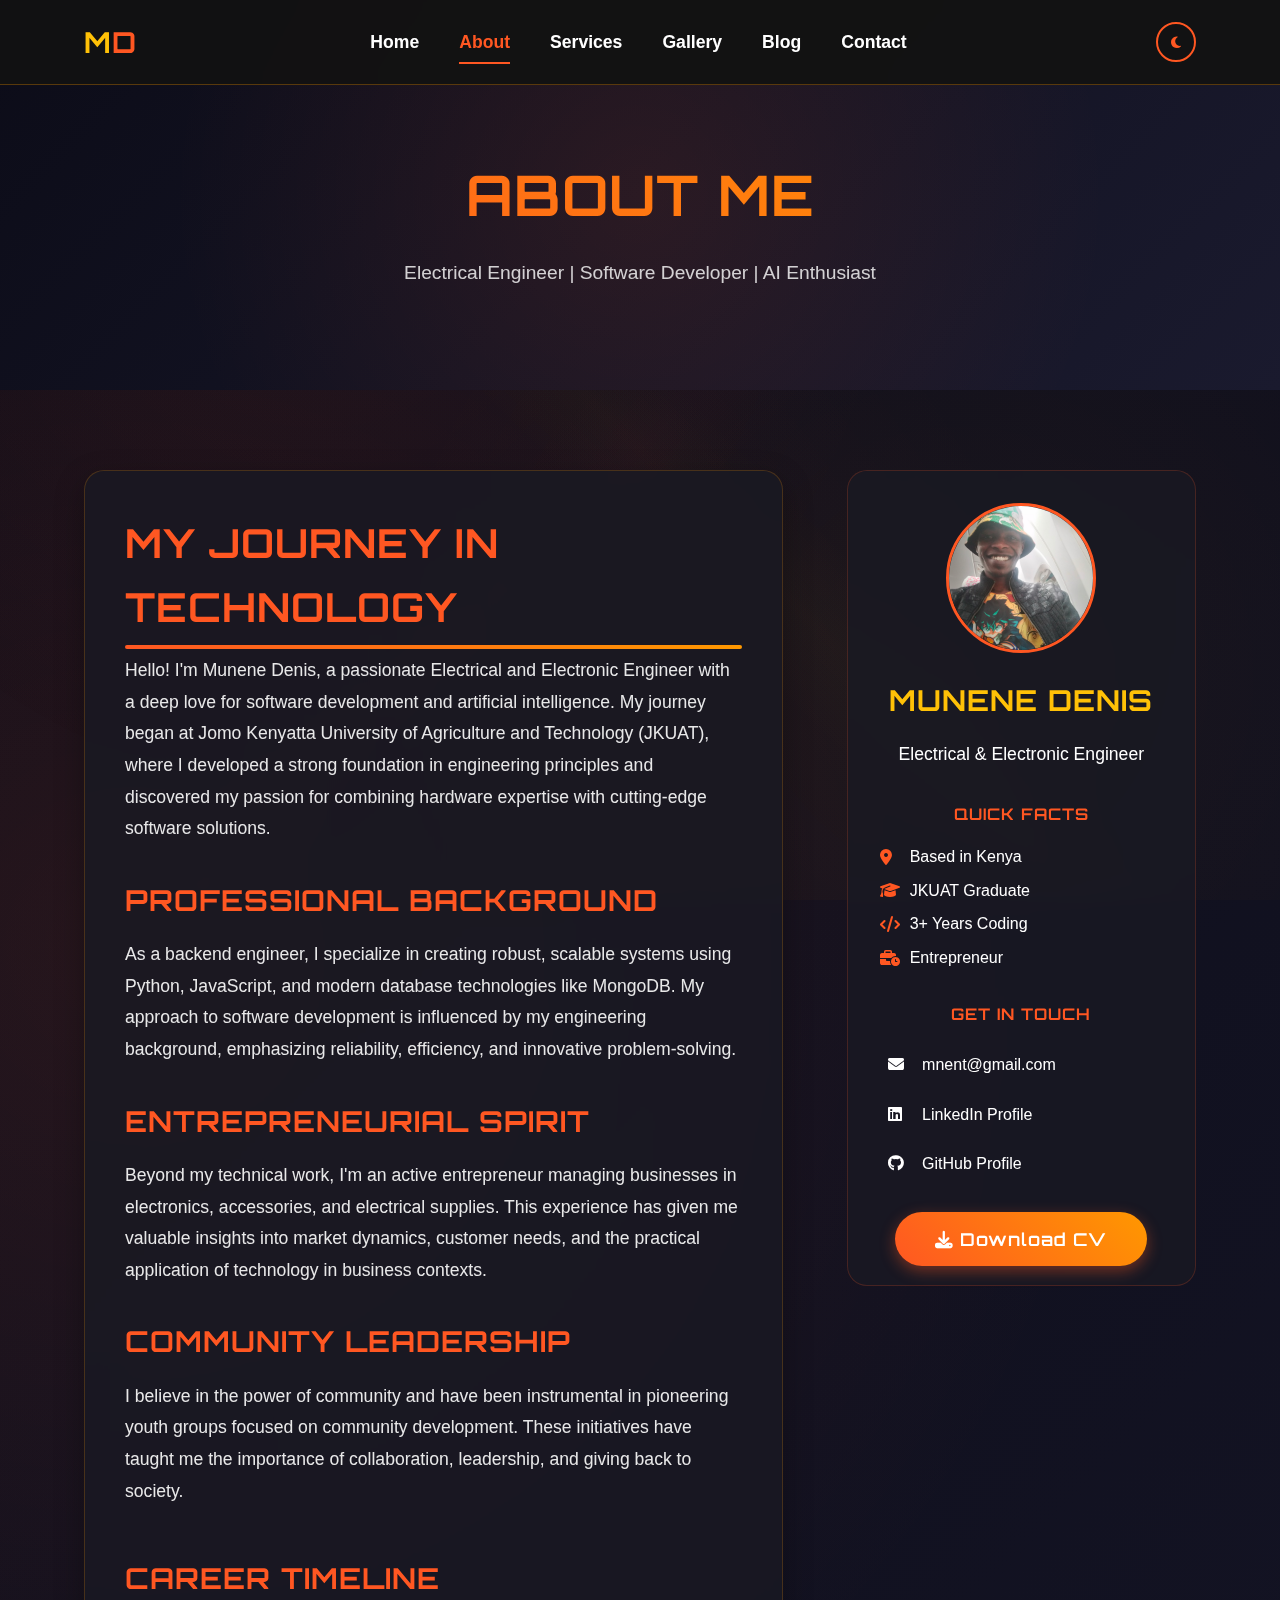
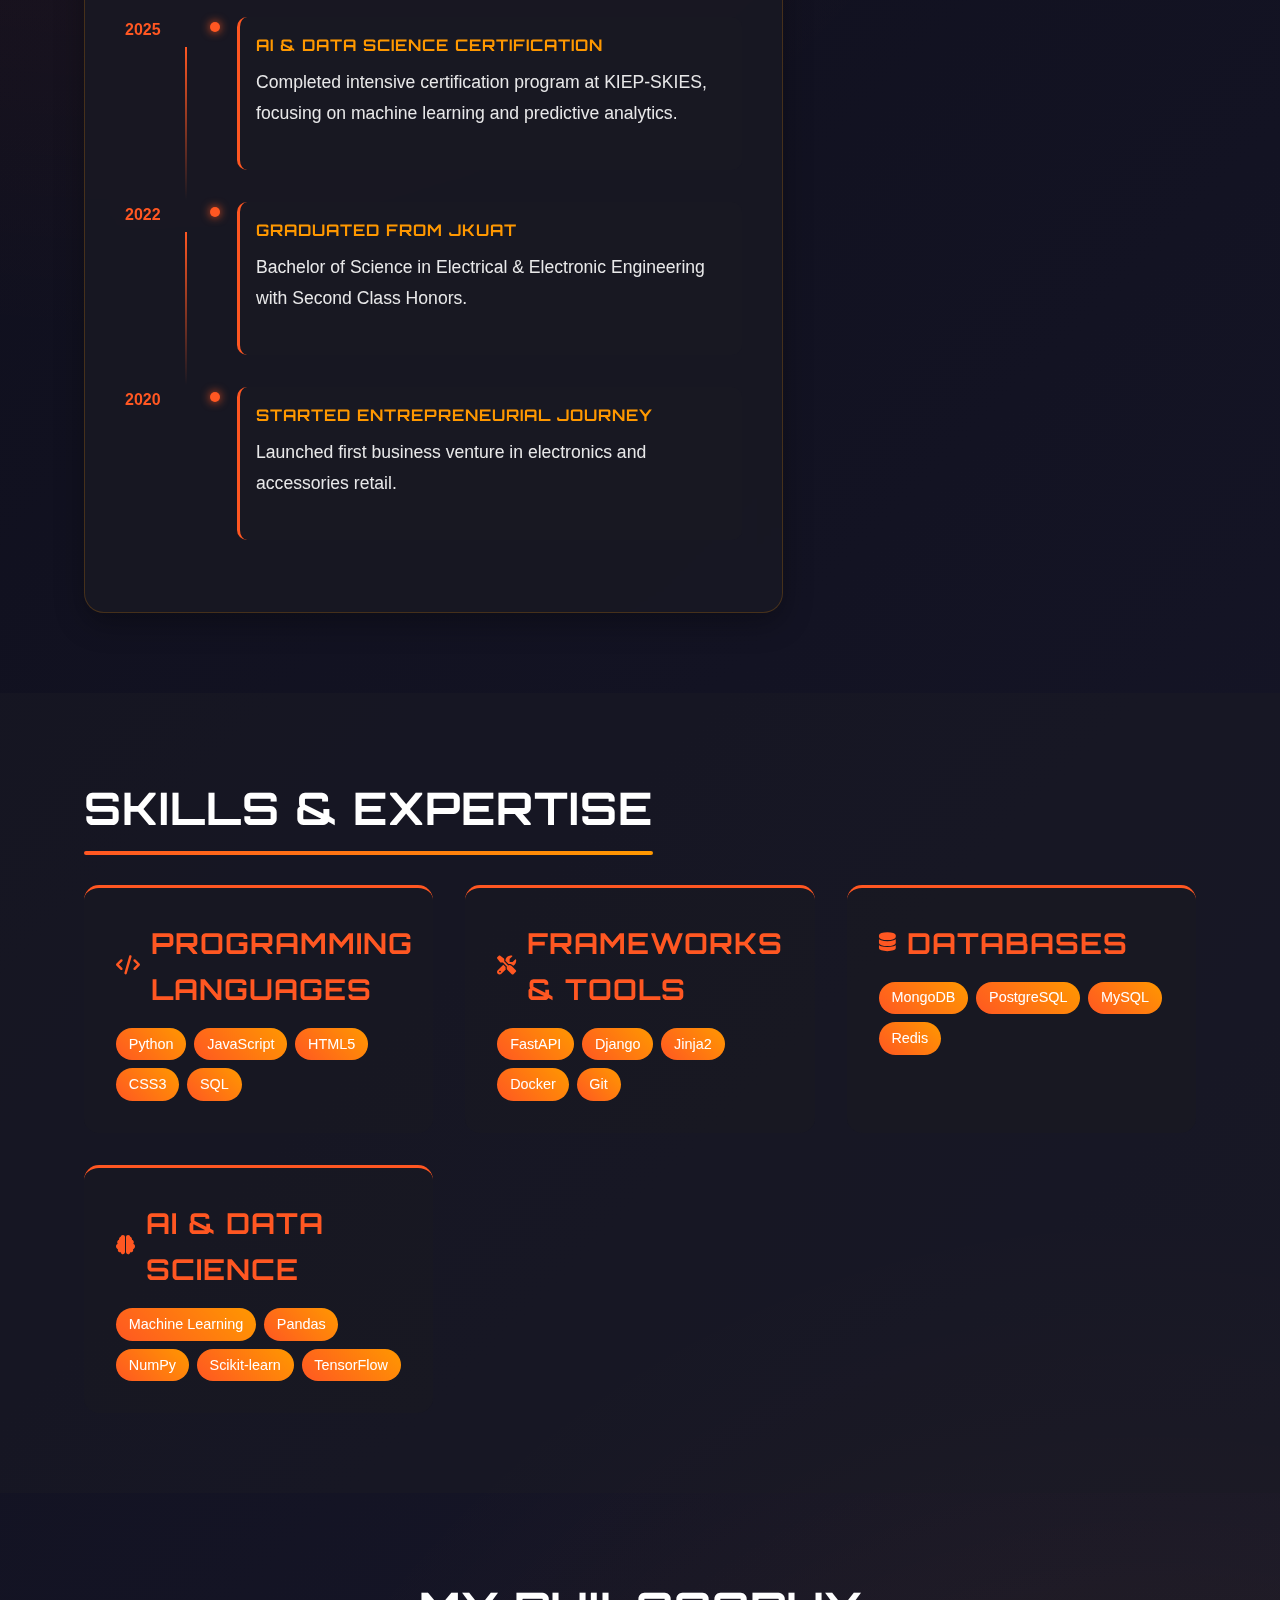
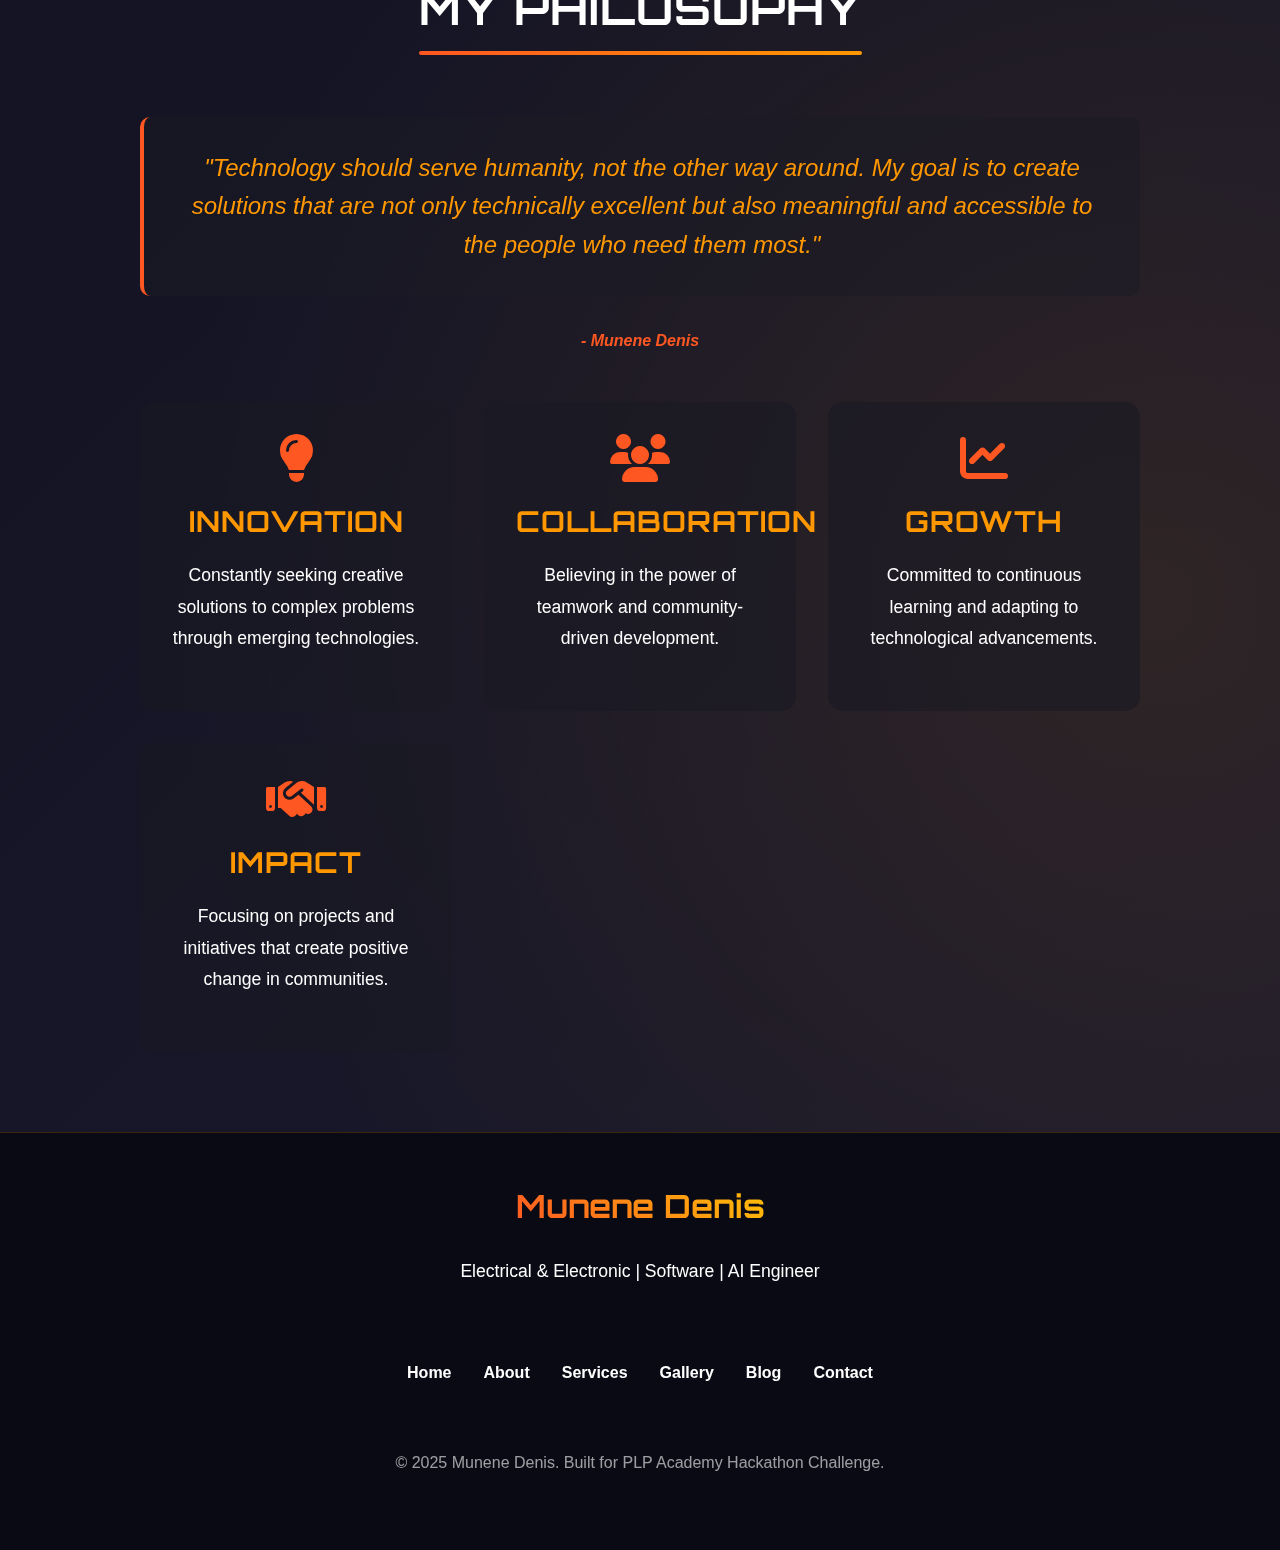
<file: about.html>
<!DOCTYPE html>
<html lang="en">
<head>
    <meta charset="UTF-8">
    <meta name="viewport" content="width=device-width, initial-scale=1.0">
    <title>About | Munene Denis - Tech Professional</title>
    <meta name="description" content="Learn more about Munene Denis - Electrical Engineer, Software Developer, and AI enthusiast with expertise in Python, MongoDB, and tech entrepreneurship.">
    <link href="https://fonts.googleapis.com/css2?family=Orbitron:wght@400;700&family=Rajdhani:wght@300;400;500;600;700&display=swap" rel="stylesheet">
    <link rel="stylesheet" href="https://cdnjs.cloudflare.com/ajax/libs/font-awesome/6.4.0/css/all.min.css">
    <link rel="stylesheet" href="css/styles.css">
</head>
<body>
    <!-- Global Floating Skill Icons -->
    <div class="global-skill-icons">
        <i class="fab fa-python floating-skill-icon python"></i>
        <i class="fas fa-database floating-skill-icon database"></i>
        <i class="fab fa-docker floating-skill-icon docker"></i>
        <i class="fas fa-brain floating-skill-icon ai"></i>
        <i class="fas fa-microchip floating-skill-icon electronics"></i>
        <i class="fas fa-chart-line floating-skill-icon chart"></i>
    </div>

    <!-- Navigation -->
    <nav>
        <div class="container nav-container">
            <div class="logo">
                <a href="index.html">M<span>D</span></a>
            </div>
            <div class="nav-links">
                <a href="index.html">Home</a>
                <a href="about.html" class="active">About</a>
                <a href="services.html">Services</a>
                <a href="gallery.html">Gallery</a>
                <a href="blog.html">Blog</a>
                <a href="index.html#contact">Contact</a>
            </div>
        </div>
    </nav>

    <!-- About Hero Section -->
    <section class="page-hero">
        <div class="container">
            <h1 class="page-title">About Me</h1>
            <p class="page-subtitle">Electrical Engineer | Software Developer | AI Enthusiast</p>
        </div>
    </section>

    <!-- Detailed About Section -->
    <section class="about-detailed">
        <div class="container">
            <div class="about-grid">
                <div class="about-content">
                    <h2>My Journey in Technology</h2>
                    <p>Hello! I'm Munene Denis, a passionate Electrical and Electronic Engineer with a deep love for software development and artificial intelligence. My journey began at Jomo Kenyatta University of Agriculture and Technology (JKUAT), where I developed a strong foundation in engineering principles and discovered my passion for combining hardware expertise with cutting-edge software solutions.</p>

                    <h3>Professional Background</h3>
                    <p>As a backend engineer, I specialize in creating robust, scalable systems using Python, JavaScript, and modern database technologies like MongoDB. My approach to software development is influenced by my engineering background, emphasizing reliability, efficiency, and innovative problem-solving.</p>

                    <h3>Entrepreneurial Spirit</h3>
                    <p>Beyond my technical work, I'm an active entrepreneur managing businesses in electronics, accessories, and electrical supplies. This experience has given me valuable insights into market dynamics, customer needs, and the practical application of technology in business contexts.</p>

                    <h3>Community Leadership</h3>
                    <p>I believe in the power of community and have been instrumental in pioneering youth groups focused on community development. These initiatives have taught me the importance of collaboration, leadership, and giving back to society.</p>

                    <div class="timeline">
                        <h3>Career Timeline</h3>
                        <div class="timeline-item">
                            <div class="timeline-date">2025</div>
                            <div class="timeline-content">
                                <h4>AI & Data Science Certification</h4>
                                <p>Completed intensive certification program at KIEP-SKIES, focusing on machine learning and predictive analytics.</p>
                            </div>
                        </div>
                        <div class="timeline-item">
                            <div class="timeline-date">2022</div>
                            <div class="timeline-content">
                                <h4>Graduated from JKUAT</h4>
                                <p>Bachelor of Science in Electrical & Electronic Engineering with Second Class Honors.</p>
                            </div>
                        </div>
                        <div class="timeline-item">
                            <div class="timeline-date">2020</div>
                            <div class="timeline-content">
                                <h4>Started Entrepreneurial Journey</h4>
                                <p>Launched first business venture in electronics and accessories retail.</p>
                            </div>
                        </div>
                    </div>
                </div>

                <div class="about-sidebar">
                    <div class="profile-card">
                        <img src="images/munene.jpg" alt="Munene Denis" class="profile-image">
                        <h3>Munene Denis</h3>
                        <p>Electrical & Electronic Engineer</p>

                        <div class="quick-facts">
                            <h4>Quick Facts</h4>
                            <ul>
                                <li><i class="fas fa-map-marker-alt"></i> Based in Kenya</li>
                                <li><i class="fas fa-graduation-cap"></i> JKUAT Graduate</li>
                                <li><i class="fas fa-code"></i> 3+ Years Coding</li>
                                <li><i class="fas fa-business-time"></i> Entrepreneur</li>
                            </ul>
                        </div>

                        <div class="contact-info">
                            <h4>Get In Touch</h4>
                            <a href="mailto:mnent@gmail.com" class="contact-link">
                                <i class="fas fa-envelope"></i> mnent@gmail.com
                            </a>
                            <a href="https://www.linkedin.com/in/munene-ndegwa-7167b718a/" class="contact-link" target="_blank">
                                <i class="fab fa-linkedin"></i> LinkedIn Profile
                            </a>
                            <a href="https://github.com/MUNENE1212" class="contact-link" target="_blank">
                                <i class="fab fa-github"></i> GitHub Profile
                            </a>
                        </div>

                        <a href="cv.pdf" class="cta-button" target="_blank">
                            <i class="fas fa-download"></i> Download CV
                        </a>
                    </div>
                </div>
            </div>
        </div>
    </section>

    <!-- Skills & Expertise -->
    <section class="skills-expertise">
        <div class="container">
            <h2>Skills & Expertise</h2>
            <div class="expertise-grid">
                <div class="expertise-category">
                    <h3><i class="fas fa-code"></i> Programming Languages</h3>
                    <div class="skill-tags">
                        <span class="skill-tag">Python</span>
                        <span class="skill-tag">JavaScript</span>
                        <span class="skill-tag">HTML5</span>
                        <span class="skill-tag">CSS3</span>
                        <span class="skill-tag">SQL</span>
                    </div>
                </div>

                <div class="expertise-category">
                    <h3><i class="fas fa-tools"></i> Frameworks & Tools</h3>
                    <div class="skill-tags">
                        <span class="skill-tag">FastAPI</span>
                        <span class="skill-tag">Django</span>
                        <span class="skill-tag">Jinja2</span>
                        <span class="skill-tag">Docker</span>
                        <span class="skill-tag">Git</span>
                    </div>
                </div>

                <div class="expertise-category">
                    <h3><i class="fas fa-database"></i> Databases</h3>
                    <div class="skill-tags">
                        <span class="skill-tag">MongoDB</span>
                        <span class="skill-tag">PostgreSQL</span>
                        <span class="skill-tag">MySQL</span>
                        <span class="skill-tag">Redis</span>
                    </div>
                </div>

                <div class="expertise-category">
                    <h3><i class="fas fa-brain"></i> AI & Data Science</h3>
                    <div class="skill-tags">
                        <span class="skill-tag">Machine Learning</span>
                        <span class="skill-tag">Pandas</span>
                        <span class="skill-tag">NumPy</span>
                        <span class="skill-tag">Scikit-learn</span>
                        <span class="skill-tag">TensorFlow</span>
                    </div>
                </div>
            </div>
        </div>
    </section>

    <!-- Personal Philosophy -->
    <section class="philosophy">
        <div class="container">
            <div class="philosophy-content">
                <h2>My Philosophy</h2>
                <blockquote>
                    "Technology should serve humanity, not the other way around. My goal is to create solutions that are not only technically excellent but also meaningful and accessible to the people who need them most."
                </blockquote>
                <cite>- Munene Denis</cite>

                <div class="values-grid">
                    <div class="value-item">
                        <i class="fas fa-lightbulb"></i>
                        <h3>Innovation</h3>
                        <p>Constantly seeking creative solutions to complex problems through emerging technologies.</p>
                    </div>
                    <div class="value-item">
                        <i class="fas fa-users"></i>
                        <h3>Collaboration</h3>
                        <p>Believing in the power of teamwork and community-driven development.</p>
                    </div>
                    <div class="value-item">
                        <i class="fas fa-chart-line"></i>
                        <h3>Growth</h3>
                        <p>Committed to continuous learning and adapting to technological advancements.</p>
                    </div>
                    <div class="value-item">
                        <i class="fas fa-handshake"></i>
                        <h3>Impact</h3>
                        <p>Focusing on projects and initiatives that create positive change in communities.</p>
                    </div>
                </div>
            </div>
        </div>
    </section>

    <!-- Footer -->
    <footer>
        <div class="container">
            <div class="footer-content">
                <div class="footer-logo">Munene Denis</div>
                <p>Electrical & Electronic | Software | AI Engineer</p>

                <div class="footer-links">
                    <a href="index.html" class="footer-link">Home</a>
                    <a href="about.html" class="footer-link">About</a>
                    <a href="services.html" class="footer-link">Services</a>
                    <a href="gallery.html" class="footer-link">Gallery</a>
                    <a href="blog.html" class="footer-link">Blog</a>
                    <a href="index.html#contact" class="footer-link">Contact</a>
                </div>

                <p class="copyright">© 2025 Munene Denis. Built for PLP Academy Hackathon Challenge.</p>
            </div>
        </div>
    </footer>

    <script src="js/main.js"></script>
</body>
</html>
</file>
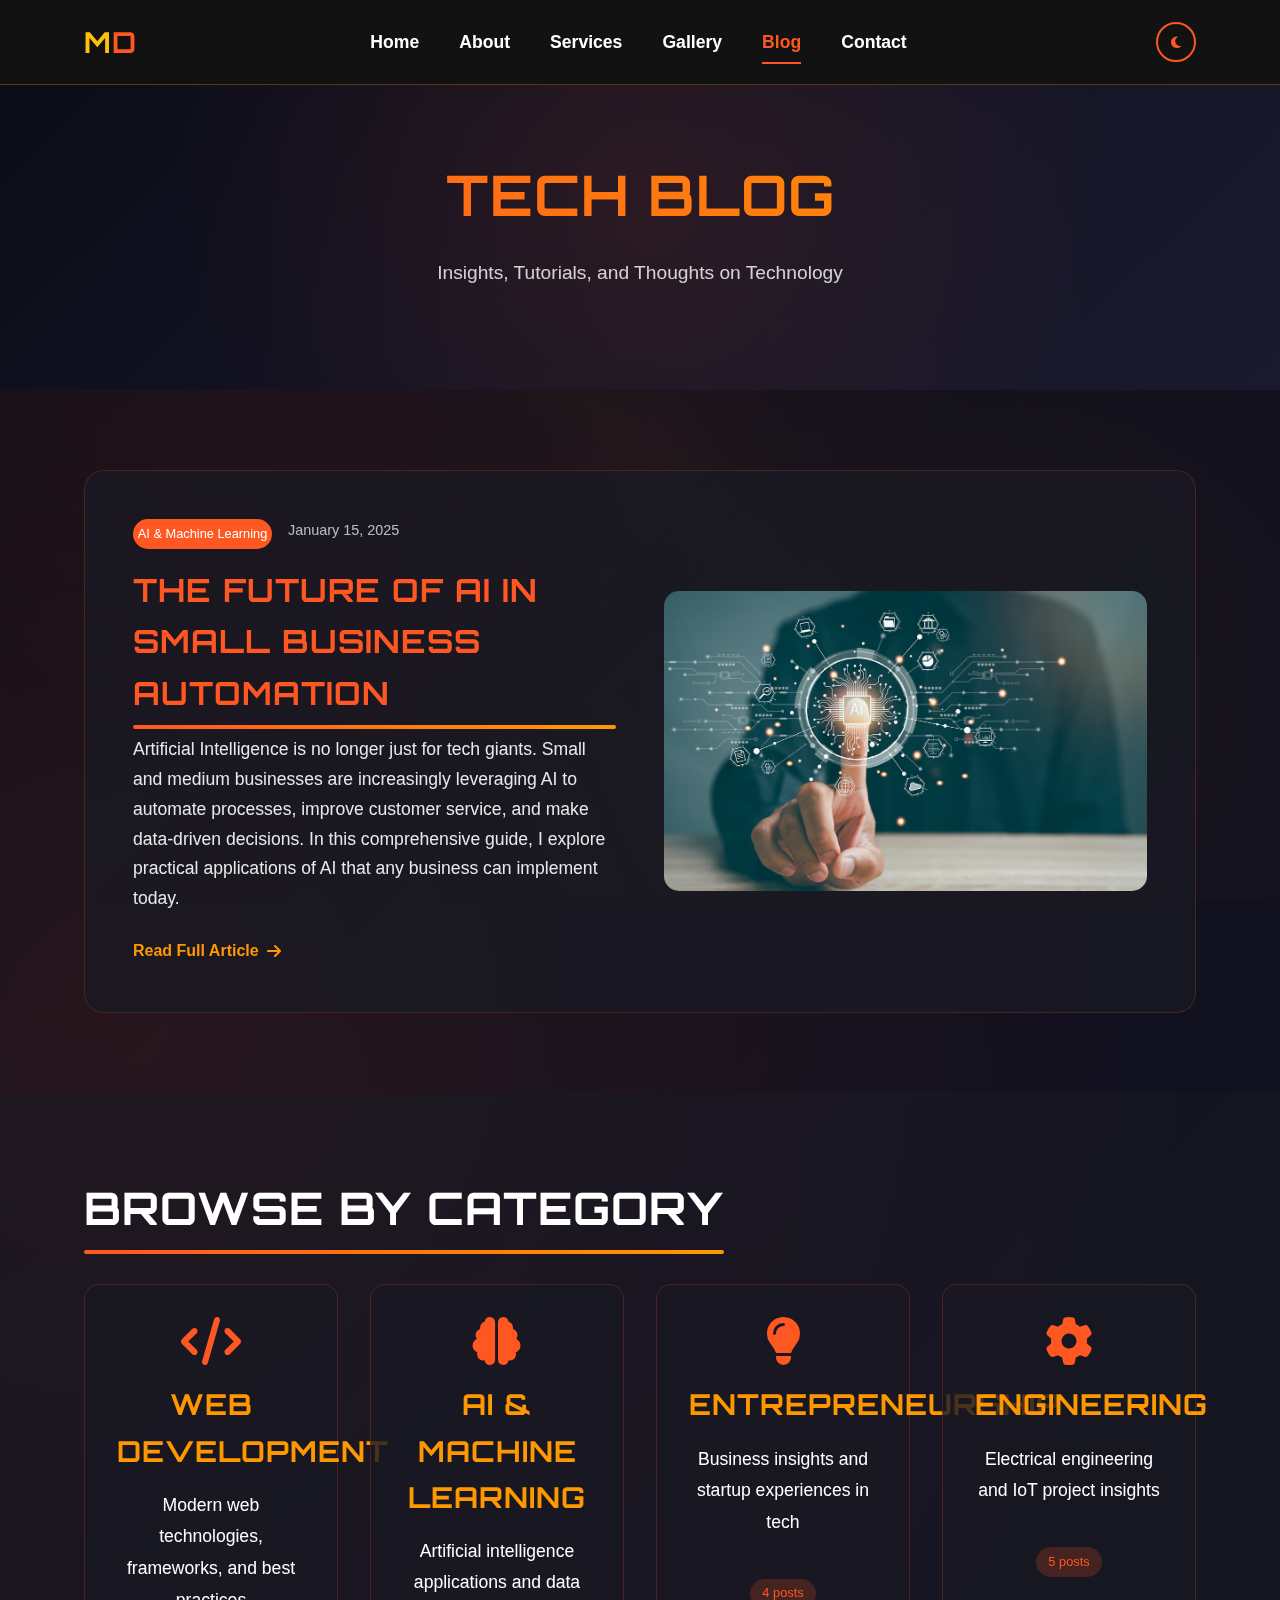
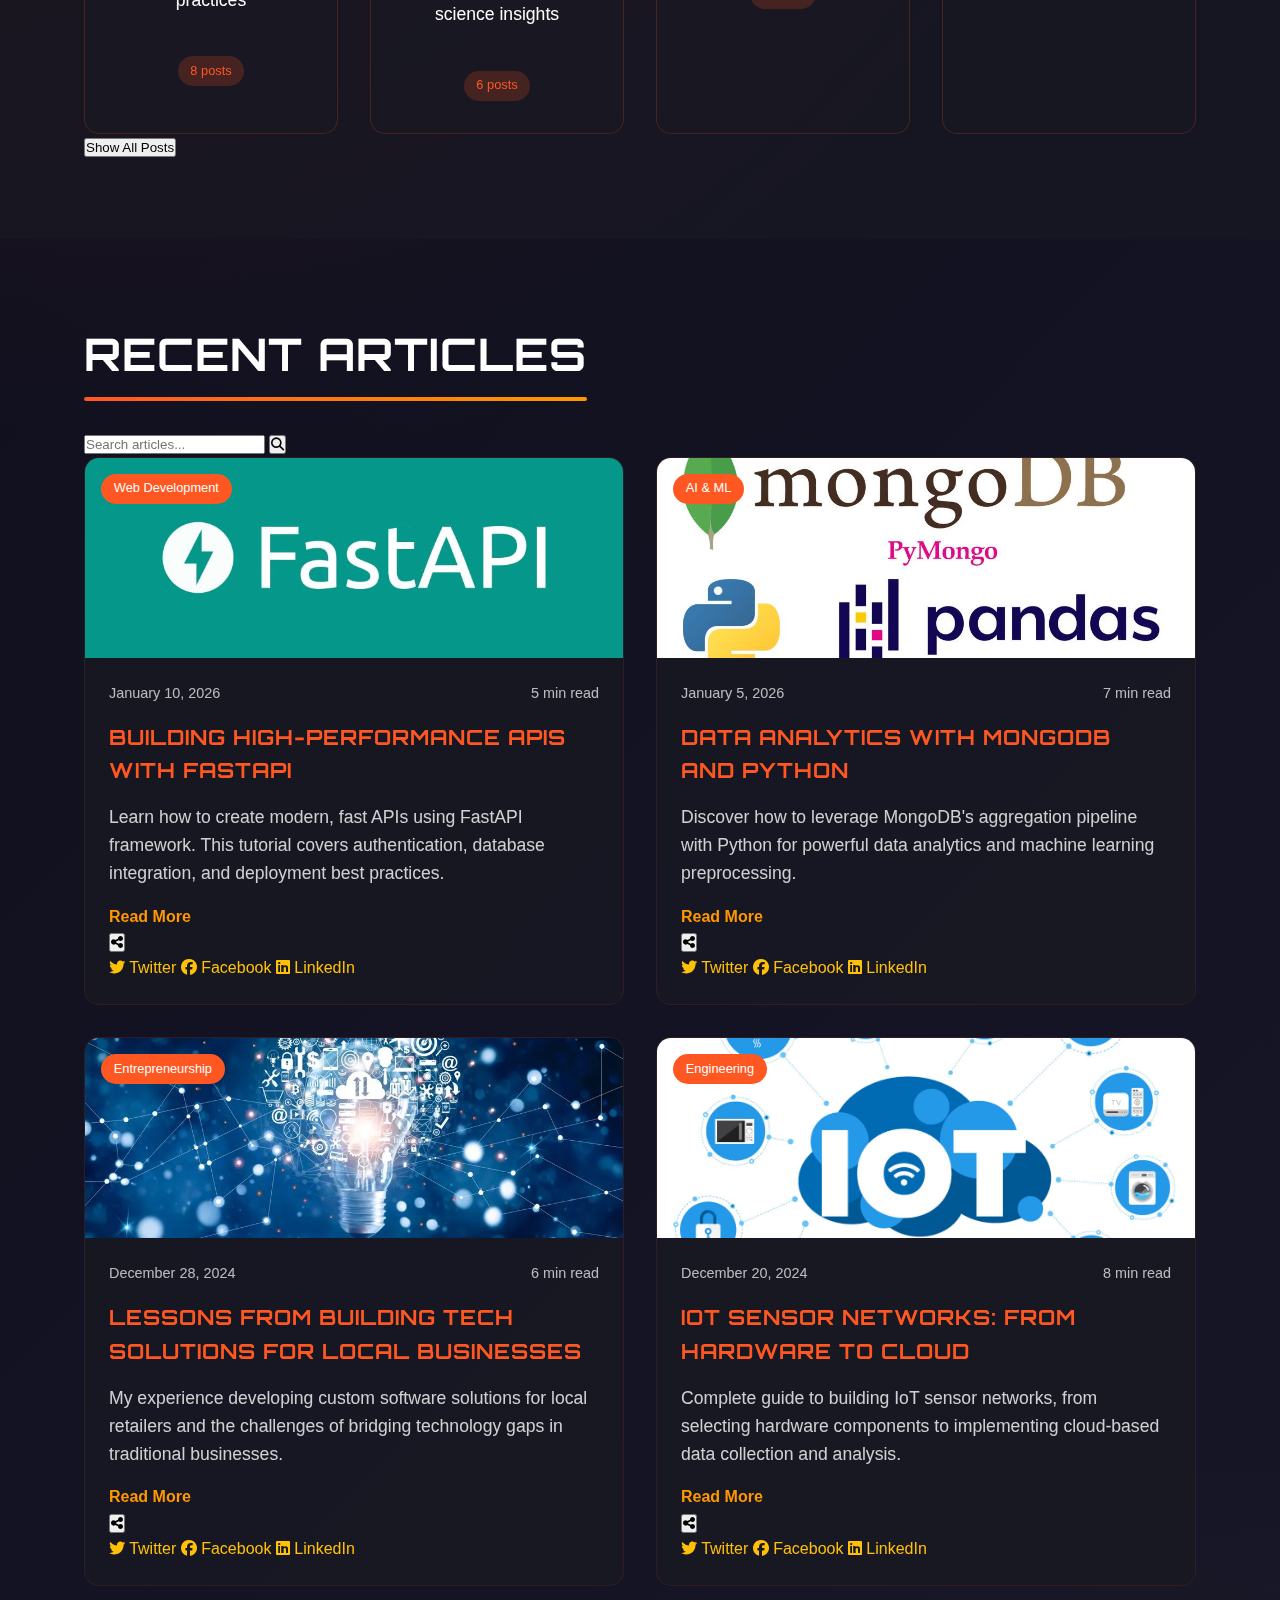
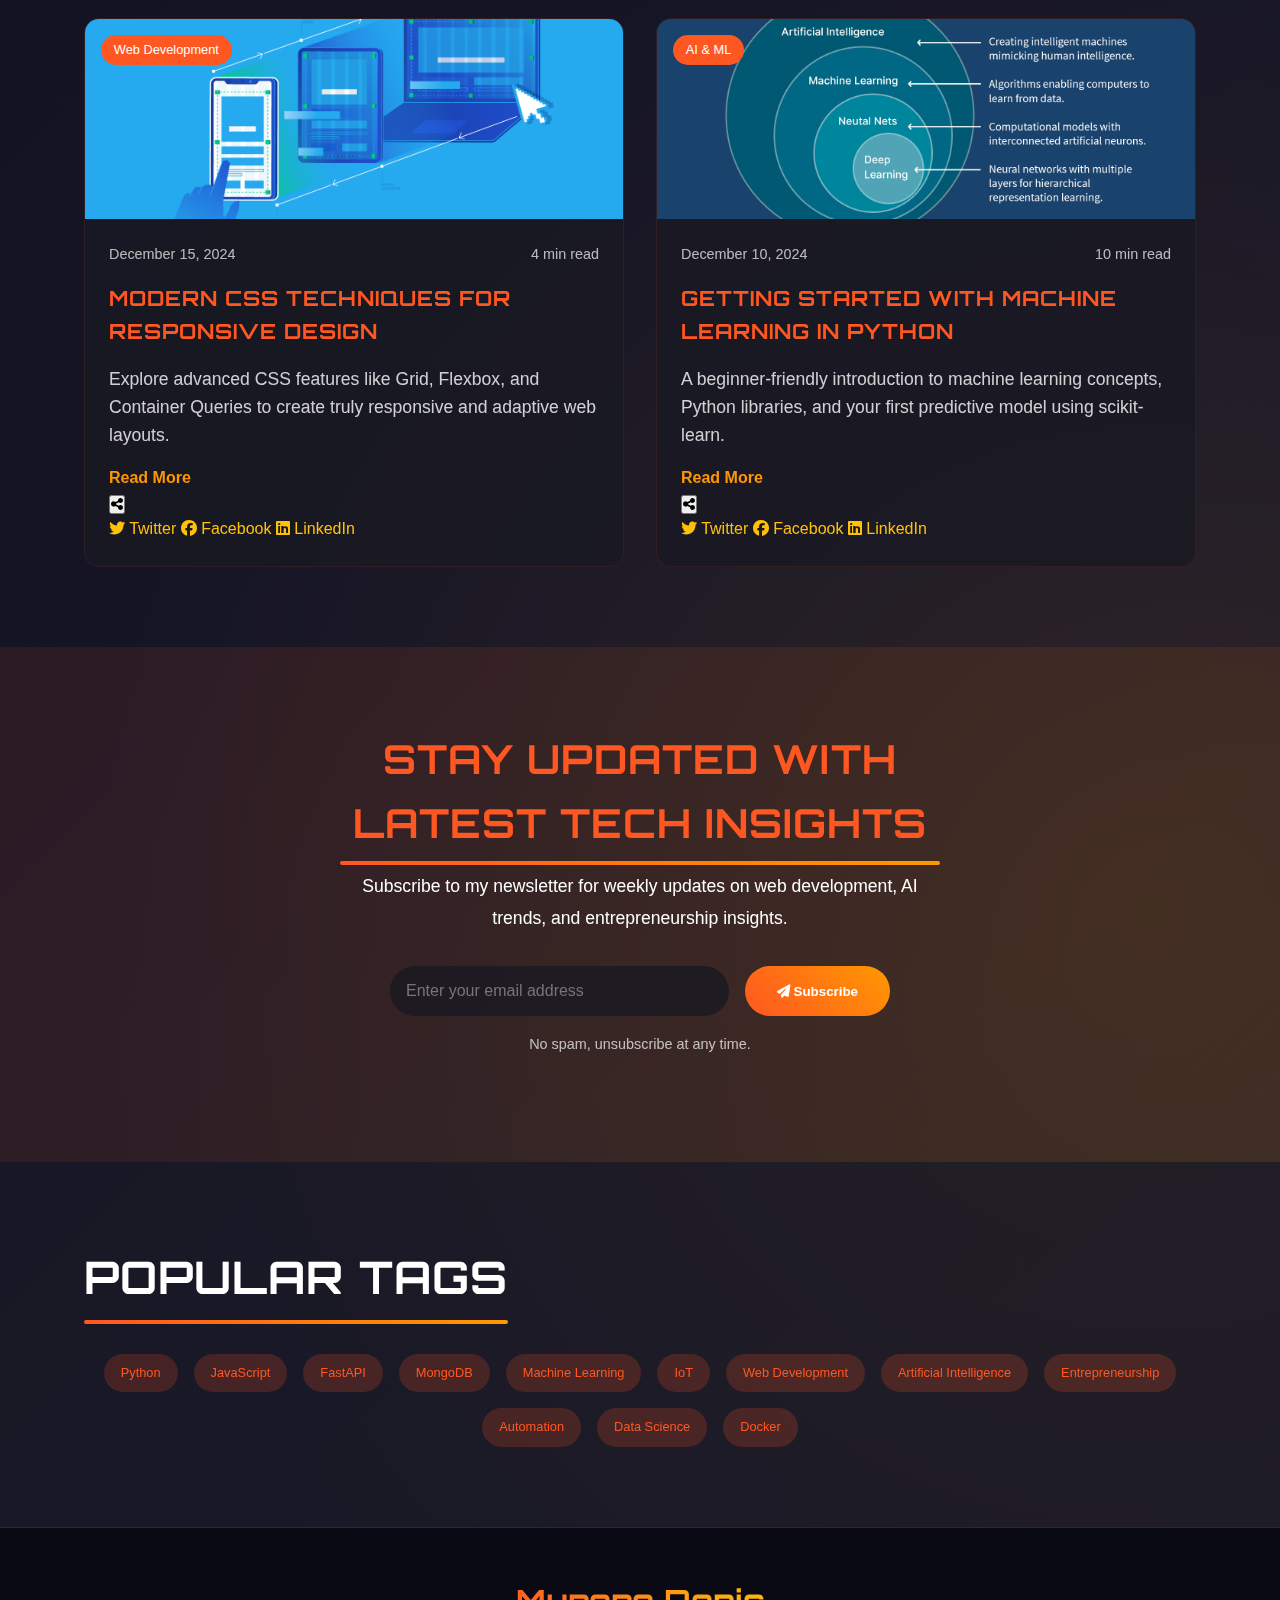
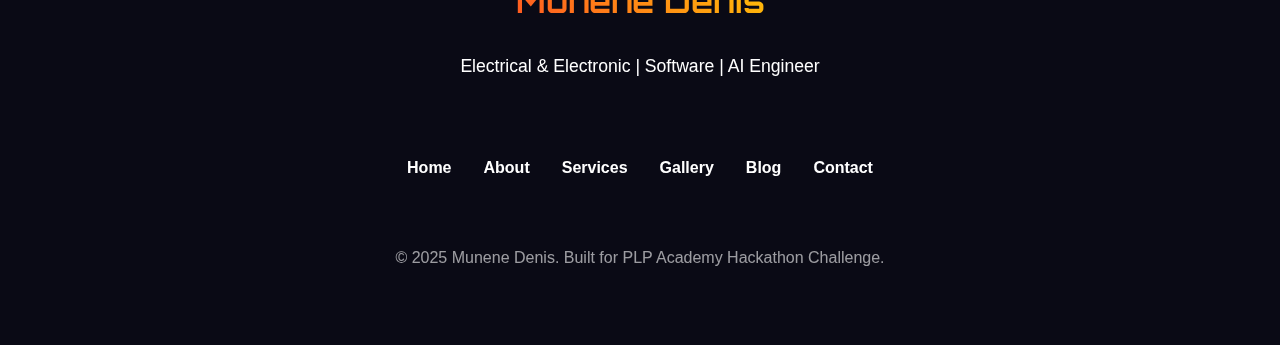
<file: blog.html>
<!DOCTYPE html>
<html lang="en">
<head>
    <meta charset="UTF-8">
    <meta name="viewport" content="width=device-width, initial-scale=1.0">
    <title>Blog | Munene Denis - Tech Insights & Tutorials</title>
    <meta name="description" content="Read about technology trends, programming tutorials, and insights from Munene Denis - covering AI, web development, and engineering topics.">
    <link href="https://fonts.googleapis.com/css2?family=Orbitron:wght@400;700&family=Rajdhani:wght@300;400;500;600;700&display=swap" rel="stylesheet">
    <link rel="stylesheet" href="https://cdnjs.cloudflare.com/ajax/libs/font-awesome/6.4.0/css/all.min.css">
    <link rel="stylesheet" href="css/styles.css">
</head>
<body>
    <!-- Global Floating Skill Icons -->
    <div class="global-skill-icons">
        <i class="fab fa-python floating-skill-icon python"></i>
        <i class="fas fa-database floating-skill-icon database"></i>
        <i class="fab fa-docker floating-skill-icon docker"></i>
        <i class="fas fa-brain floating-skill-icon ai"></i>
        <i class="fas fa-microchip floating-skill-icon electronics"></i>
        <i class="fas fa-chart-line floating-skill-icon chart"></i>
    </div>

    <!-- Navigation -->
    <nav>
        <div class="container nav-container">
            <div class="logo">
                <a href="index.html">M<span>D</span></a>
            </div>
            <div class="nav-links">
                <a href="index.html">Home</a>
                <a href="about.html">About</a>
                <a href="services.html">Services</a>
                <a href="gallery.html">Gallery</a>
                <a href="blog.html" class="active">Blog</a>
                <a href="index.html#contact">Contact</a>
            </div>
        </div>
    </nav>

    <!-- Blog Hero Section -->
    <section class="page-hero">
        <div class="container">
            <h1 class="page-title">Tech Blog</h1>
            <p class="page-subtitle">Insights, Tutorials, and Thoughts on Technology</p>
        </div>
    </section>

    <!-- Featured Post -->
    <section class="featured-post">
        <div class="container">
            <article class="featured-article">
                <div class="featured-content">
                    <div class="featured-meta">
                        <span class="category">AI & Machine Learning</span>
                        <span class="date">January 15, 2025</span>
                    </div>
                    <h2>The Future of AI in Small Business Automation</h2>
                    <p>Artificial Intelligence is no longer just for tech giants. Small and medium businesses are increasingly leveraging AI to automate processes, improve customer service, and make data-driven decisions. In this comprehensive guide, I explore practical applications of AI that any business can implement today.</p>
                    <a href="blog-post-ai-automation.html" class="read-more">Read Full Article <i class="fas fa-arrow-right"></i></a>
                </div>
                <div class="featured-image">
                    <img src="images/ai-automation-blog.png" alt="AI Business Automation">
                </div>
            </article>
        </div>
    </section>

    <!-- Blog Categories -->
    <section class="blog-categories">
        <div class="container">
            <h2>Browse by Category</h2>
            <div class="categories-grid">
                <div class="category-card" data-category="web-development">
                    <i class="fas fa-code"></i>
                    <h3>Web Development</h3>
                    <p>Modern web technologies, frameworks, and best practices</p>
                    <span class="post-count">8 posts</span>
                </div>
                <div class="category-card" data-category="ai-ml">
                    <i class="fas fa-brain"></i>
                    <h3>AI & Machine Learning</h3>
                    <p>Artificial intelligence applications and data science insights</p>
                    <span class="post-count">6 posts</span>
                </div>
                <div class="category-card" data-category="entrepreneurship">
                    <i class="fas fa-lightbulb"></i>
                    <h3>Entrepreneurship</h3>
                    <p>Business insights and startup experiences in tech</p>
                    <span class="post-count">4 posts</span>
                </div>
                <div class="category-card" data-category="engineering">
                    <i class="fas fa-cog"></i>
                    <h3>Engineering</h3>
                    <p>Electrical engineering and IoT project insights</p>
                    <span class="post-count">5 posts</span>
                </div>
            </div>
        </div>
    </section>

    <!-- Recent Posts -->
    <section class="recent-posts">
        <div class="container">
            <h2>Recent Articles</h2>
            <div class="blog-grid">
                <!-- Blog Post 1 -->
                <article class="blog-card" data-category="web-development">
                    <div class="blog-image">
                        <img src="images/fastapi-tutorial.png" alt="Building APIs with FastAPI">
                        <div class="blog-category">Web Development</div>
                    </div>
                    <div class="blog-content">
                        <div class="blog-meta">
                            <span class="blog-date">January 10, 2026</span>
                            <span class="read-time">5 min read</span>
                        </div>
                        <h3>Building High-Performance APIs with FastAPI</h3>
                        <p>Learn how to create modern, fast APIs using FastAPI framework. This tutorial covers authentication, database integration, and deployment best practices.</p>
                        <a href="blog-post-fastapi.html" class="blog-link">Read More</a>
                    </div>
                </article>

                <!-- Blog Post 2 -->
                <article class="blog-card" data-category="ai-ml">
                    <div class="blog-image">
                        <img src="images/mongodb-python.png" alt="MongoDB with Python">
                        <div class="blog-category">AI & ML</div>
                    </div>
                    <div class="blog-content">
                        <div class="blog-meta">
                            <span class="blog-date">January 5, 2026</span>
                            <span class="read-time">7 min read</span>
                        </div>
                        <h3>Data Analytics with MongoDB and Python</h3>
                        <p>Discover how to leverage MongoDB's aggregation pipeline with Python for powerful data analytics and machine learning preprocessing.</p>
                        <a href="" class="blog-link">Read More</a>
                    </div>
                </article>

                <!-- Blog Post 3 -->
                <article class="blog-card" data-category="entrepreneurship">
                    <div class="blog-image">
                        <img src="images/tech-startup.png" alt="Starting a Tech Business">
                        <div class="blog-category">Entrepreneurship</div>
                    </div>
                    <div class="blog-content">
                        <div class="blog-meta">
                            <span class="blog-date">December 28, 2024</span>
                            <span class="read-time">6 min read</span>
                        </div>
                        <h3>Lessons from Building Tech Solutions for Local Businesses</h3>
                        <p>My experience developing custom software solutions for local retailers and the challenges of bridging technology gaps in traditional businesses.</p>
                        <a href="blog-post-local-tech.html" class="blog-link">Read More</a>
                    </div>
                </article>

                <!-- Blog Post 4 -->
                <article class="blog-card" data-category="engineering">
                    <div class="blog-image">
                        <img src="images/iot.png" alt="IoT Sensor Networks">
                        <div class="blog-category">Engineering</div>
                    </div>
                    <div class="blog-content">
                        <div class="blog-meta">
                            <span class="blog-date">December 20, 2024</span>
                            <span class="read-time">8 min read</span>
                        </div>
                        <h3>IoT Sensor Networks: From Hardware to Cloud</h3>
                        <p>Complete guide to building IoT sensor networks, from selecting hardware components to implementing cloud-based data collection and analysis.</p>
                        <a href="blog-post-iot-networks.html" class="blog-link">Read More</a>
                    </div>
                </article>

                <!-- Blog Post 5 -->
                <article class="blog-card" data-category="web-development">
                    <div class="blog-image">
                        <img src="images/responsive-design.png" alt="Responsive Web Design">
                        <div class="blog-category">Web Development</div>
                    </div>
                    <div class="blog-content">
                        <div class="blog-meta">
                            <span class="blog-date">December 15, 2024</span>
                            <span class="read-time">4 min read</span>
                        </div>
                        <h3>Modern CSS Techniques for Responsive Design</h3>
                        <p>Explore advanced CSS features like Grid, Flexbox, and Container Queries to create truly responsive and adaptive web layouts.</p>
                        <a href="blog-post-css-responsive.html" class="blog-link">Read More</a>
                    </div>
                </article>

                <!-- Blog Post 6 -->
                <article class="blog-card" data-category="ai-ml">
                    <div class="blog-image">
                        <img src="images/machine-learning.png" alt="Machine Learning Basics">
                        <div class="blog-category">AI & ML</div>
                    </div>
                    <div class="blog-content">
                        <div class="blog-meta">
                            <span class="blog-date">December 10, 2024</span>
                            <span class="read-time">10 min read</span>
                        </div>
                        <h3>Getting Started with Machine Learning in Python</h3>
                        <p>A beginner-friendly introduction to machine learning concepts, Python libraries, and your first predictive model using scikit-learn.</p>
                        <a href="blog-post-ml-basics.html" class="blog-link">Read More</a>
                    </div>
                </article>
            </div>
        </div>
    </section>

    <!-- Newsletter Section -->
    <section class="newsletter">
        <div class="container">
            <div class="newsletter-content">
                <h2>Stay Updated with Latest Tech Insights</h2>
                <p>Subscribe to my newsletter for weekly updates on web development, AI trends, and entrepreneurship insights.</p>
                <form class="newsletter-form" id="newsletter-form">
                    <div class="form-group">
                        <input type="email" placeholder="Enter your email address" required>
                        <button type="submit" class="subscribe-btn">
                            <i class="fas fa-paper-plane"></i> Subscribe
                        </button>
                    </div>
                    <p class="newsletter-note">No spam, unsubscribe at any time.</p>
                </form>
            </div>
        </div>
    </section>

    <!-- Popular Tags -->
    <section class="popular-tags">
        <div class="container">
            <h2>Popular Tags</h2>
            <div class="tags-cloud">
                <a href="#" class="tag" data-tag="python">Python</a>
                <a href="#" class="tag" data-tag="javascript">JavaScript</a>
                <a href="#" class="tag" data-tag="fastapi">FastAPI</a>
                <a href="#" class="tag" data-tag="mongodb">MongoDB</a>
                <a href="#" class="tag" data-tag="machine-learning">Machine Learning</a>
                <a href="#" class="tag" data-tag="iot">IoT</a>
                <a href="#" class="tag" data-tag="web-development">Web Development</a>
                <a href="#" class="tag" data-tag="ai">Artificial Intelligence</a>
                <a href="#" class="tag" data-tag="entrepreneurship">Entrepreneurship</a>
                <a href="#" class="tag" data-tag="automation">Automation</a>
                <a href="#" class="tag" data-tag="data-science">Data Science</a>
                <a href="#" class="tag" data-tag="docker">Docker</a>
            </div>
        </div>
    </section>

    <!-- Footer -->
    <footer>
        <div class="container">
            <div class="footer-content">
                <div class="footer-logo">Munene Denis</div>
                <p>Electrical & Electronic | Software | AI Engineer</p>

                <div class="footer-links">
                    <a href="index.html" class="footer-link">Home</a>
                    <a href="about.html" class="footer-link">About</a>
                    <a href="services.html" class="footer-link">Services</a>
                    <a href="gallery.html" class="footer-link">Gallery</a>
                    <a href="blog.html" class="footer-link">Blog</a>
                    <a href="index.html#contact" class="footer-link">Contact</a>
                </div>

                <p class="copyright">© 2025 Munene Denis. Built for PLP Academy Hackathon Challenge.</p>
            </div>
        </div>
    </footer>

    <script src="js/main.js"></script>
    <script src="js/blog.js"></script>
</body>
</html>
</file>
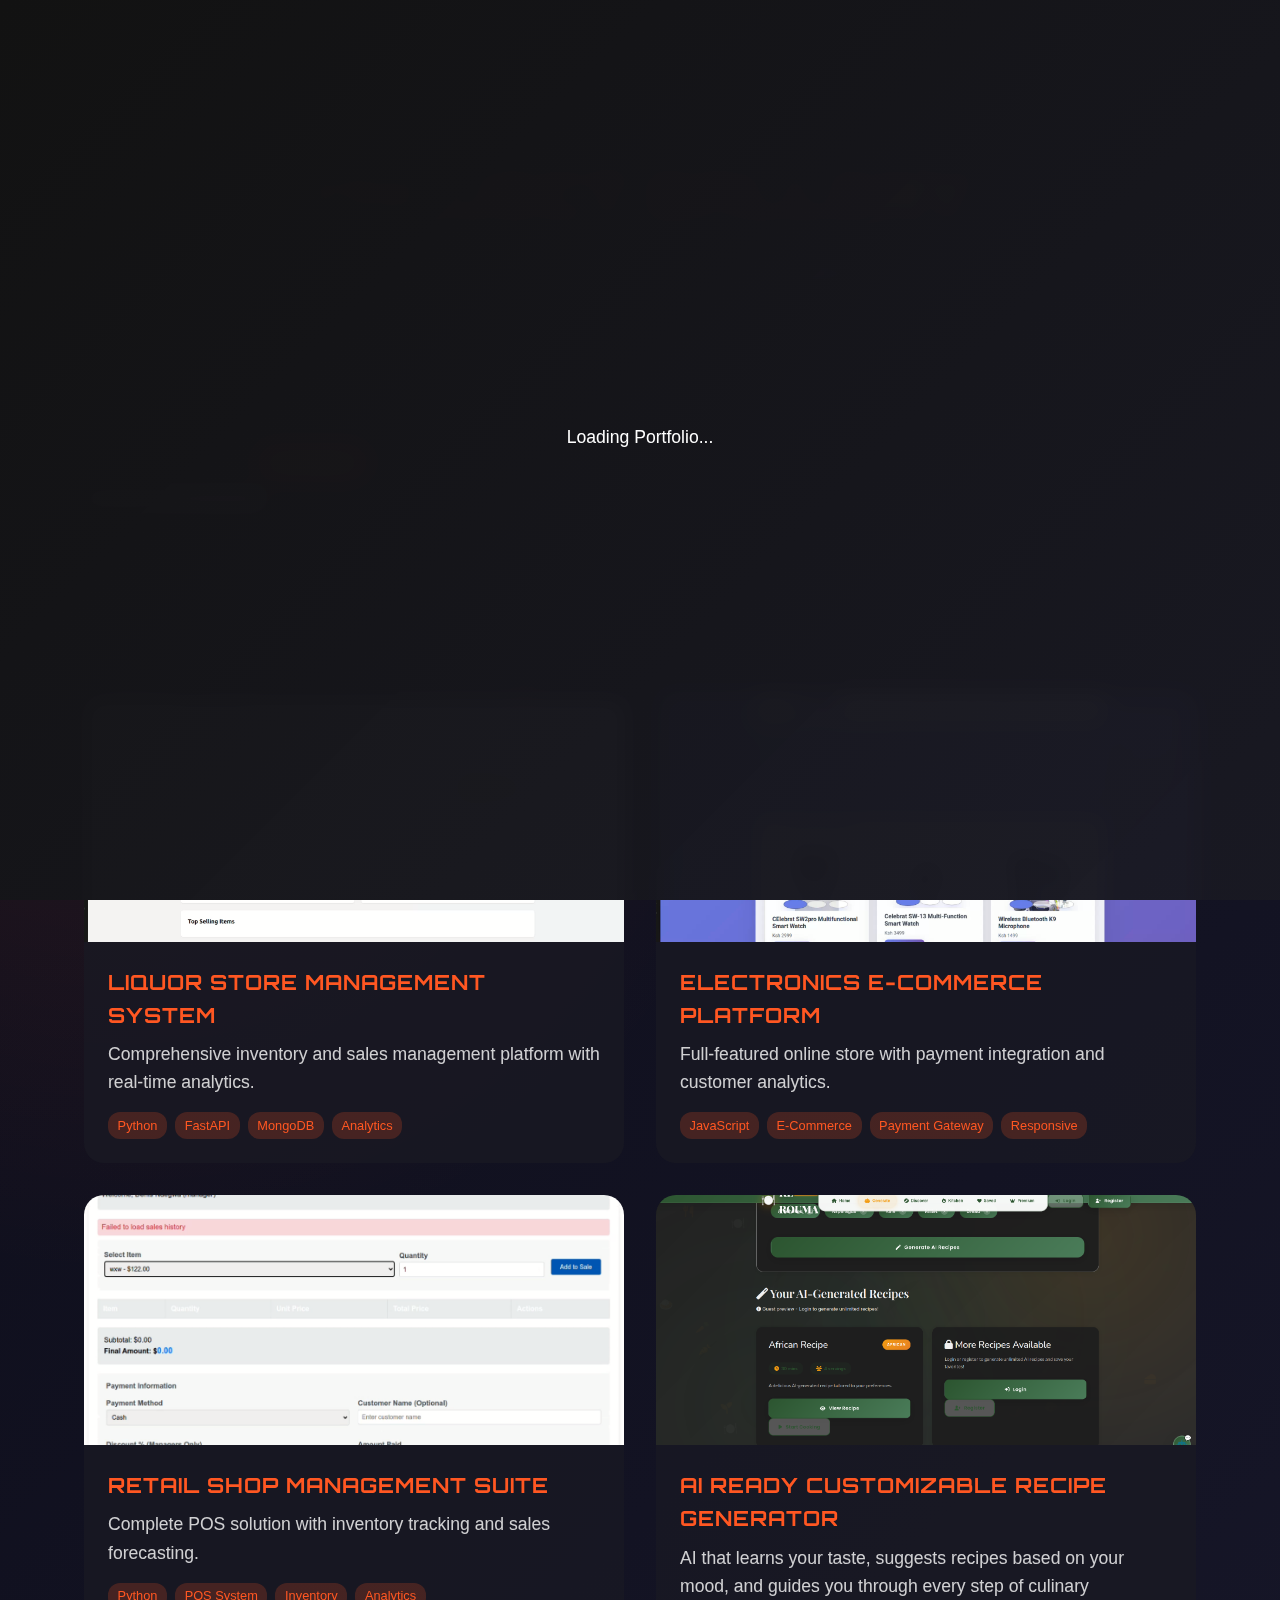
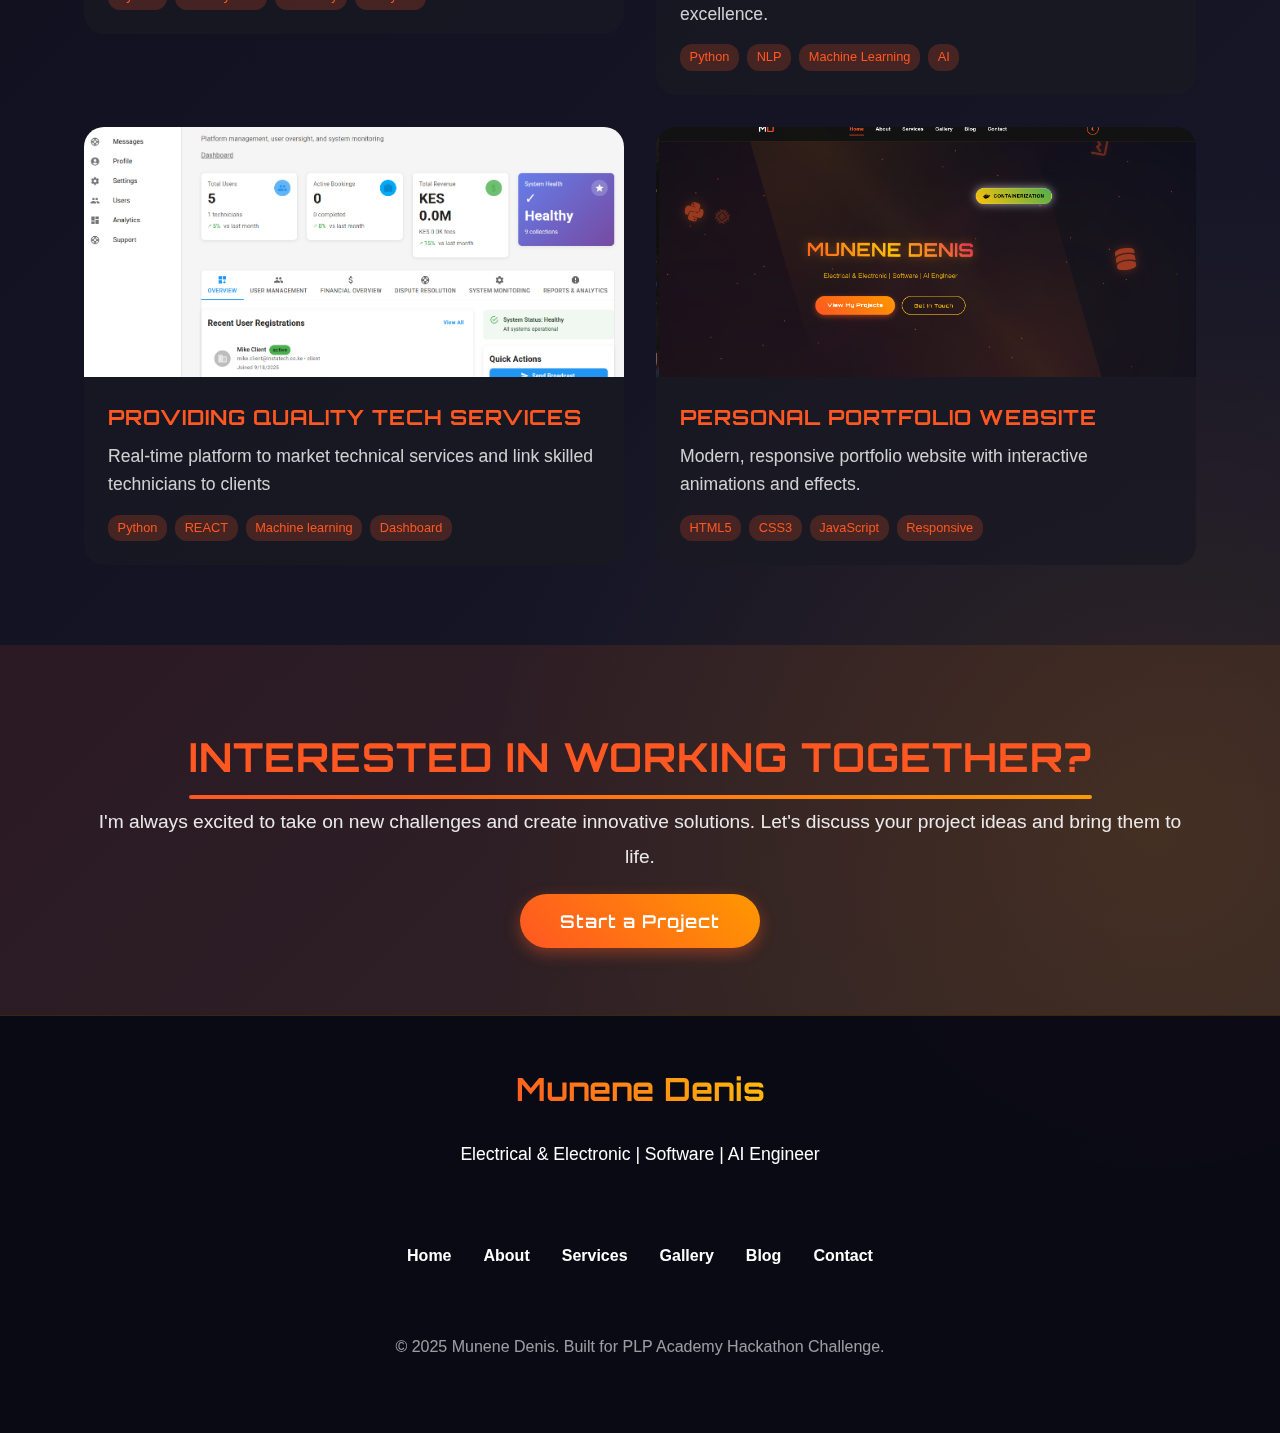
<file: gallery.html>
<!DOCTYPE html>
<html lang="en">
<head>
    <meta charset="UTF-8">
    <meta name="viewport" content="width=device-width, initial-scale=1.0">
    <title>Gallery | Munene Denis - Project Portfolio</title>
    <meta name="description" content="Explore the project gallery showcasing web applications, AI solutions, and innovative projects by Munene Denis.">
    <link href="https://fonts.googleapis.com/css2?family=Orbitron:wght@400;700&family=Rajdhani:wght@300;400;500;600;700&display=swap" rel="stylesheet">
    <link rel="stylesheet" href="https://cdnjs.cloudflare.com/ajax/libs/font-awesome/6.4.0/css/all.min.css">
    <link rel="stylesheet" href="css/styles.css">
</head>
<body>
    <!-- Global Floating Skill Icons -->
    <div class="global-skill-icons">
        <i class="fab fa-python floating-skill-icon python"></i>
        <i class="fas fa-database floating-skill-icon database"></i>
        <i class="fab fa-docker floating-skill-icon docker"></i>
        <i class="fas fa-brain floating-skill-icon ai"></i>
        <i class="fas fa-microchip floating-skill-icon electronics"></i>
        <i class="fas fa-chart-line floating-skill-icon chart"></i>
    </div>

    <!-- Navigation -->
    <nav>
        <div class="container nav-container">
            <div class="logo">
                <a href="index.html">M<span>D</span></a>
            </div>
            <div class="nav-links">
                <a href="index.html">Home</a>
                <a href="about.html">About</a>
                <a href="services.html">Services</a>
                <a href="gallery.html" class="active">Gallery</a>
                <a href="blog.html">Blog</a>
                <a href="index.html#contact">Contact</a>
            </div>
        </div>
    </nav>

    <!-- Gallery Hero Section -->
    <section class="page-hero">
        <div class="container">
            <h1 class="page-title">Project Gallery</h1>
            <p class="page-subtitle">A Showcase of Innovation and Technical Excellence</p>
        </div>
    </section>

    <!-- Gallery Filter -->
    <section class="gallery-filter">
        <div class="container">
            <div class="filter-buttons">
                <button class="filter-btn active" data-filter="all">All Projects</button>
                <button class="filter-btn" data-filter="web">Web Development</button>
                <button class="filter-btn" data-filter="ai">AI & Data Science</button>
                <button class="filter-btn" data-filter="mobile">Mobile Apps</button>
                <button class="filter-btn" data-filter="iot">IoT & Hardware</button>
            </div>
        </div>
    </section>

    <!-- Gallery Grid -->
    <section class="gallery-grid">
        <div class="container">
            <div class="projects-gallery">
                <!-- Liquor Store Management System -->
                <div class="gallery-item" data-category="web">
                    <div class="gallery-card">
                        <div class="gallery-image">
                            <img src="images/liq_adm.png" alt="Liquor Store Management System">
                            <div class="gallery-overlay">
                                <div class="gallery-actions">
                                    <button class="gallery-btn" onclick="openGalleryModal('liquor-modal')">
                                        <i class="fas fa-expand"></i>
                                    </button>
                                    <a href="https://github.com/MUNENE1212/Liquor_" class="gallery-btn" target="_blank">
                                        <i class="fab fa-github"></i>
                                    </a>
                                </div>
                            </div>
                        </div>
                        <div class="gallery-info">
                            <h3>Liquor Store Management System</h3>
                            <p>Comprehensive inventory and sales management platform with real-time analytics.</p>
                            <div class="gallery-tags">
                                <span class="tag">Python</span>
                                <span class="tag">FastAPI</span>
                                <span class="tag">MongoDB</span>
                                <span class="tag">Analytics</span>
                            </div>
                        </div>
                    </div>
                </div>

                <!-- E-Commerce Platform -->
                <div class="gallery-item" data-category="web">
                    <div class="gallery-card">
                        <div class="gallery-image">
                            <img src="images/baitek_home.png" alt="Electronics E-Commerce Platform">
                            <div class="gallery-overlay">
                                <div class="gallery-actions">
                                    <button class="gallery-btn" onclick="openGalleryModal('ecommerce-modal')">
                                        <i class="fas fa-expand"></i>
                                    </button>
                                    <a href="https://github.com/MUNENE1212/Baitech_website" class="gallery-btn" target="_blank">
                                        <i class="fab fa-github"></i>
                                    </a>
                                </div>
                            </div>
                        </div>
                        <div class="gallery-info">
                            <h3>Electronics E-Commerce Platform</h3>
                            <p>Full-featured online store with payment integration and customer analytics.</p>
                            <div class="gallery-tags">
                                <span class="tag">JavaScript</span>
                                <span class="tag">E-Commerce</span>
                                <span class="tag">Payment Gateway</span>
                                <span class="tag">Responsive</span>
                            </div>
                        </div>
                    </div>
                </div>

                <!-- Retail Management Suite -->
                <div class="gallery-item" data-category="web">
                    <div class="gallery-card">
                        <div class="gallery-image">
                            <img src="images/retail_mgr.png" alt="Retail Shop Management Suite">
                            <div class="gallery-overlay">
                                <div class="gallery-actions">
                                    <button class="gallery-btn" onclick="openGalleryModal('retail-modal')">
                                        <i class="fas fa-expand"></i>
                                    </button>
                                    <a href="https://github.com/MUNENE1212/Smartbiz" class="gallery-btn" target="_blank">
                                        <i class="fab fa-github"></i>
                                    </a>
                                </div>
                            </div>
                        </div>
                        <div class="gallery-info">
                            <h3>Retail Shop Management Suite</h3>
                            <p>Complete POS solution with inventory tracking and sales forecasting.</p>
                            <div class="gallery-tags">
                                <span class="tag">Python</span>
                                <span class="tag">POS System</span>
                                <span class="tag">Inventory</span>
                                <span class="tag">Analytics</span>
                            </div>
                        </div>
                    </div>
                </div>

                <!-- AI READY Recipe generator -->
                <div class="gallery-item" data-category="ai">
                    <div class="gallery-card">
                        <div class="gallery-image">
                            <img src="images/kerouma2.png" alt="AI Recipe Generator">
                            <div class="gallery-overlay">
                                <div class="gallery-actions">
                                    <button class="gallery-btn" onclick="openGalleryModal('chatbot-modal')">
                                        <i class="fas fa-expand"></i>
                                    </button>
                                    <a href="https://kerouma-ai.onrender.com/" class="gallery-btn">
                                        <i class="fab fa-github"></i>
                                    </a>
                                </div>
                            </div>
                        </div>
                        <div class="gallery-info">
                            <h3>AI ready customizable Recipe generator</h3>
                            <p>AI that learns your taste, suggests recipes based on your mood, and guides you through every step of culinary excellence.</p>
                            <div class="gallery-tags">
                                <span class="tag">Python</span>
                                <span class="tag">NLP</span>
                                <span class="tag">Machine Learning</span>
                                <span class="tag">AI</span>
                            </div>
                        </div>
                    </div>
                </div>

                <!-- PLP planned project -->
                <div class="gallery-item" data-category="Business">
                    <div class="gallery-card">
                        <div class="gallery-image">
                            <img src="images/instatech.png" alt="Inst@tek Dashboard">
                            <div class="gallery-overlay">
                                <div class="gallery-actions">
                                    <button class="gallery-btn" onclick="openGalleryModal('iot-modal')">
                                        <i class="fas fa-expand"></i>
                                    </button>
                                    <a href="#" class="gallery-btn">
                                        <i class="fab fa-github"></i>
                                    </a>
                                </div>
                            </div>
                        </div>
                        <div class="gallery-info">
                            <h3>Providing quality tech services</h3>
                            <p>Real-time platform to market technical services and link skilled technicians to clients</p>
                            <div class="gallery-tags">
                                <span class="tag">Python</span>
                                <span class="tag">REACT</span>
                                <span class="tag">Machine learning</span>
                                <span class="tag">Dashboard</span>
                            </div>
                        </div>
                    </div>
                </div>


                <!-- Portfolio Website -->
                <div class="gallery-item" data-category="web">
                    <div class="gallery-card">
                        <div class="gallery-image">
                            <img src="images/portfolio.png" alt="Personal Portfolio Website">
                            <div class="gallery-overlay">
                                <div class="gallery-actions">
                                    <button class="gallery-btn" onclick="openGalleryModal('portfolio-modal')">
                                        <i class="fas fa-expand"></i>
                                    </button>
                                    <a href="#" class="gallery-btn">
                                        <i class="fab fa-github"></i>
                                    </a>
                                </div>
                            </div>
                        </div>
                        <div class="gallery-info">
                            <h3>Personal Portfolio Website</h3>
                            <p>Modern, responsive portfolio website with interactive animations and effects.</p>
                            <div class="gallery-tags">
                                <span class="tag">HTML5</span>
                                <span class="tag">CSS3</span>
                                <span class="tag">JavaScript</span>
                                <span class="tag">Responsive</span>
                            </div>
                        </div>
                    </div>
                </div>
            </div>
        </div>
    </section>

    <!-- Gallery Modals -->
    <div id="liquor-modal" class="gallery-modal">
        <div class="modal-content">
            <span class="close-modal" onclick="closeGalleryModal('liquor-modal')">&times;</span>
            <div class="modal-gallery">
                <img src="images/liq_adm.png" alt="Liquor Store Dashboard">
                <img src="images/liq_op.png" alt="Liquor Store Operations">
                <img src="images/liq_sale.png" alt="Liquor Store Sales">
            </div>
            <div class="modal-info">
                <h2>Liquor Store Management System</h2>
                <p>A comprehensive solution for liquor store management including inventory tracking, sales analytics, supplier management, and financial reporting. Built with Python and FastAPI backend, MongoDB database, and responsive frontend.</p>
                <div class="modal-features">
                    <h3>Key Features:</h3>
                    <ul>
                        <li>Real-time inventory management</li>
                        <li>Sales analytics and reporting</li>
                        <li>Supplier and customer management</li>
                        <li>Financial dashboard with profit tracking</li>
                        <li>Multi-user access with role-based permissions</li>
                    </ul>
                </div>
                <div class="modal-tech">
                    <h3>Technologies Used:</h3>
                    <span class="tech-tag">Python</span>
                    <span class="tech-tag">FastAPI</span>
                    <span class="tech-tag">MongoDB</span>
                    <span class="tech-tag">Jinja2</span>
                    <span class="tech-tag">Bootstrap</span>
                </div>
            </div>
        </div>
    </div>

    <!-- Add more modals for other projects -->
    <div id="ecommerce-modal" class="gallery-modal">
        <div class="modal-content">
            <span class="close-modal" onclick="closeGalleryModal('ecommerce-modal')">&times;</span>
            <div class="modal-gallery">
                <img src="images/baitek_home.png" alt="E-commerce Home Page">
                <img src="images/featured_products.png" alt="Featured Products">
            </div>
            <div class="modal-info">
                <h2>Electronics E-Commerce Platform</h2>
                <p>Full-featured e-commerce platform specializing in electronics and tech products. Features modern design, secure payment processing, and comprehensive admin dashboard.</p>
            </div>
        </div>
    </div>

    <!-- CTA Section -->
    <section class="gallery-cta">
        <div class="container">
            <div class="cta-content">
                <h2>Interested in Working Together?</h2>
                <p>I'm always excited to take on new challenges and create innovative solutions. Let's discuss your project ideas and bring them to life.</p>
                <a href="index.html#contact" class="cta-button">Start a Project</a>
            </div>
        </div>
    </section>

    <!-- Footer -->
    <footer>
        <div class="container">
            <div class="footer-content">
                <div class="footer-logo">Munene Denis</div>
                <p>Electrical & Electronic | Software | AI Engineer</p>

                <div class="footer-links">
                    <a href="index.html" class="footer-link">Home</a>
                    <a href="about.html" class="footer-link">About</a>
                    <a href="services.html" class="footer-link">Services</a>
                    <a href="gallery.html" class="footer-link">Gallery</a>
                    <a href="blog.html" class="footer-link">Blog</a>
                    <a href="index.html#contact" class="footer-link">Contact</a>
                </div>

                <p class="copyright">© 2025 Munene Denis. Built for PLP Academy Hackathon Challenge.</p>
            </div>
        </div>
    </footer>

    <script src="js/main.js"></script>
    <script src="js/gallery.js"></script>
</body>
</html>
</file>
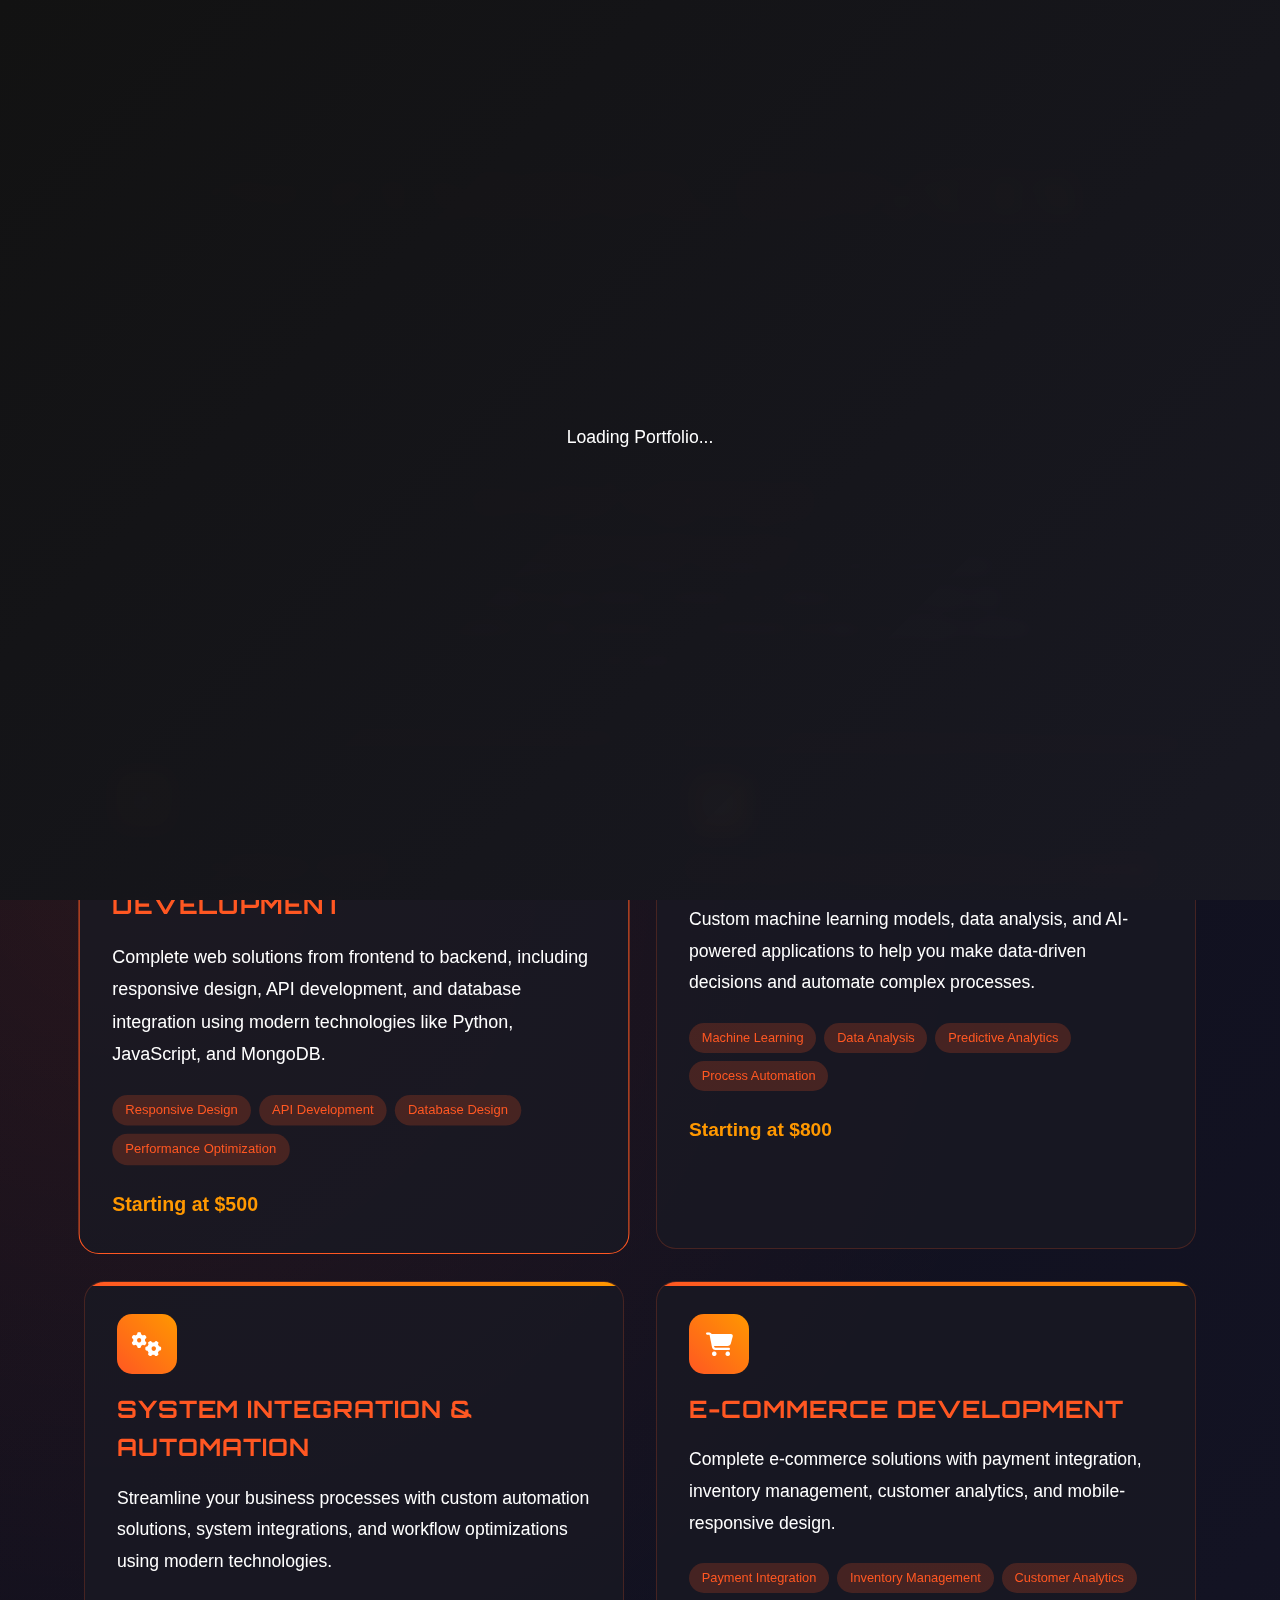
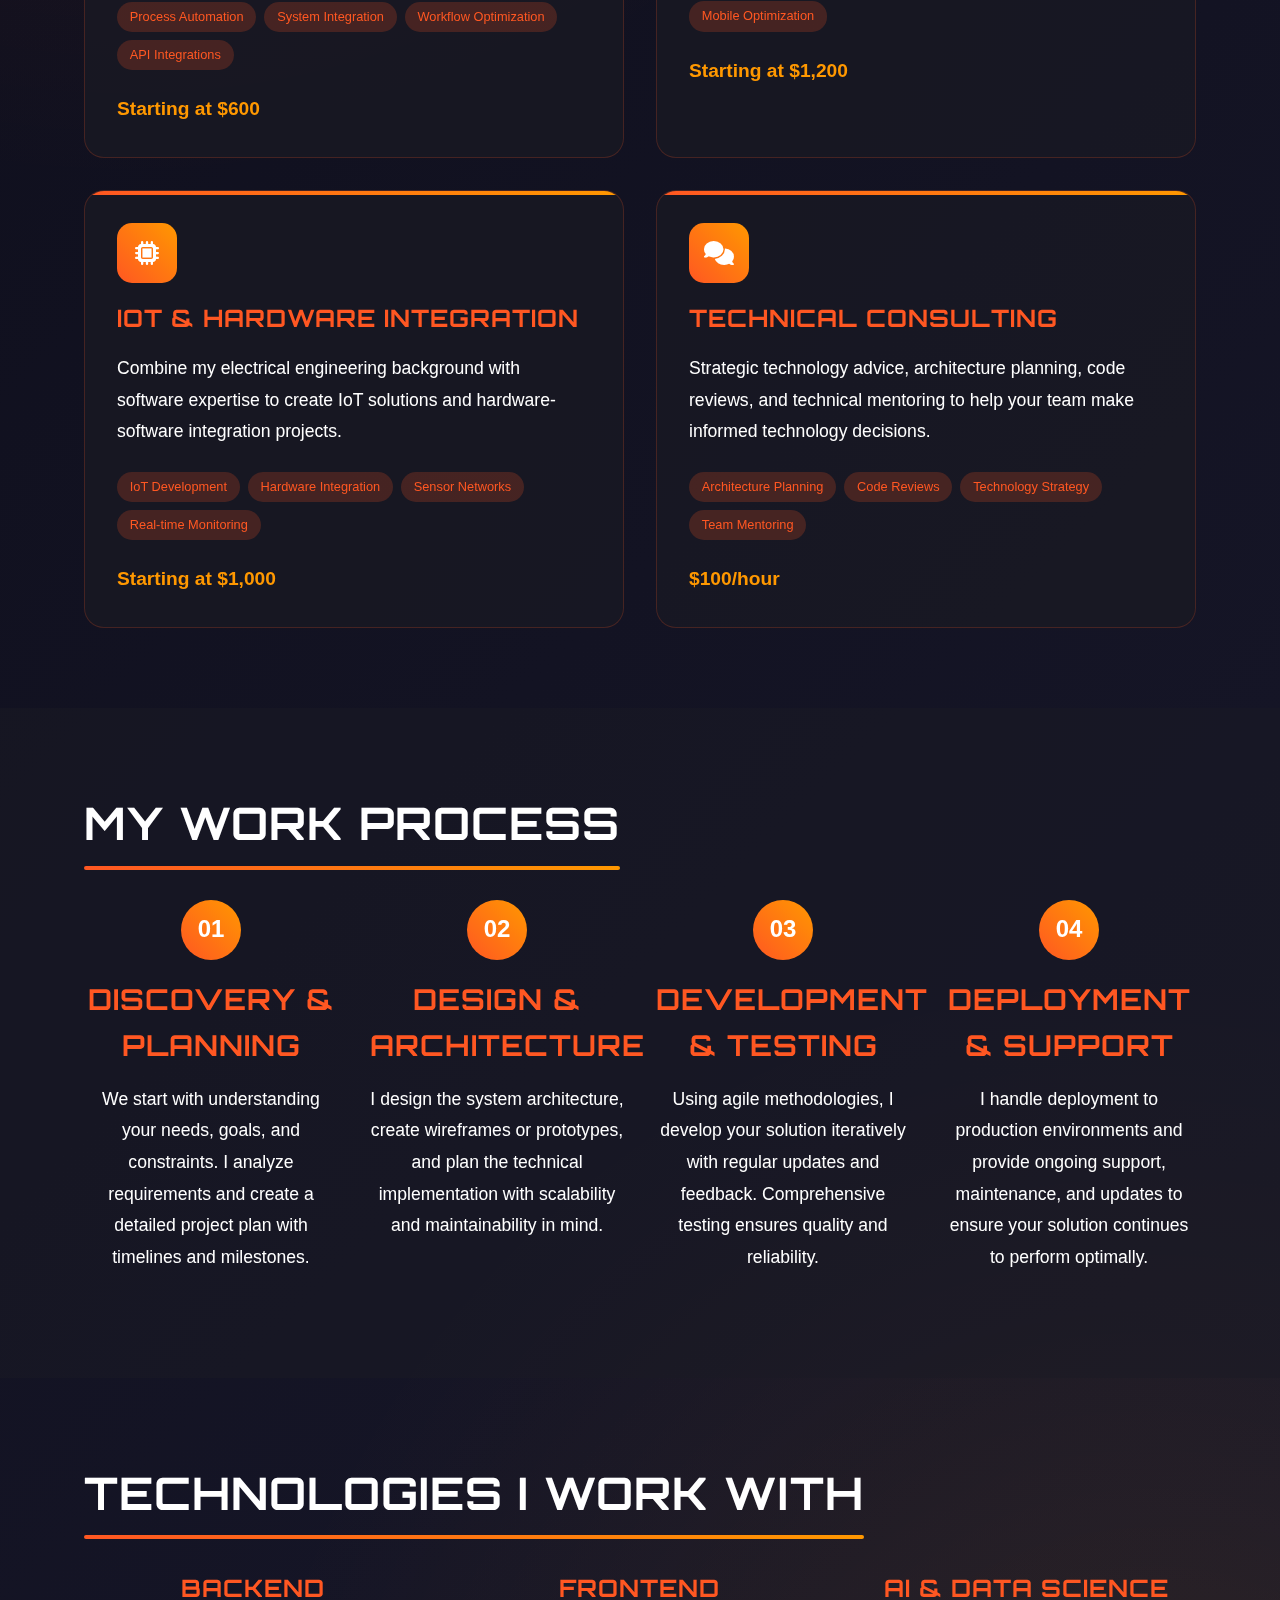
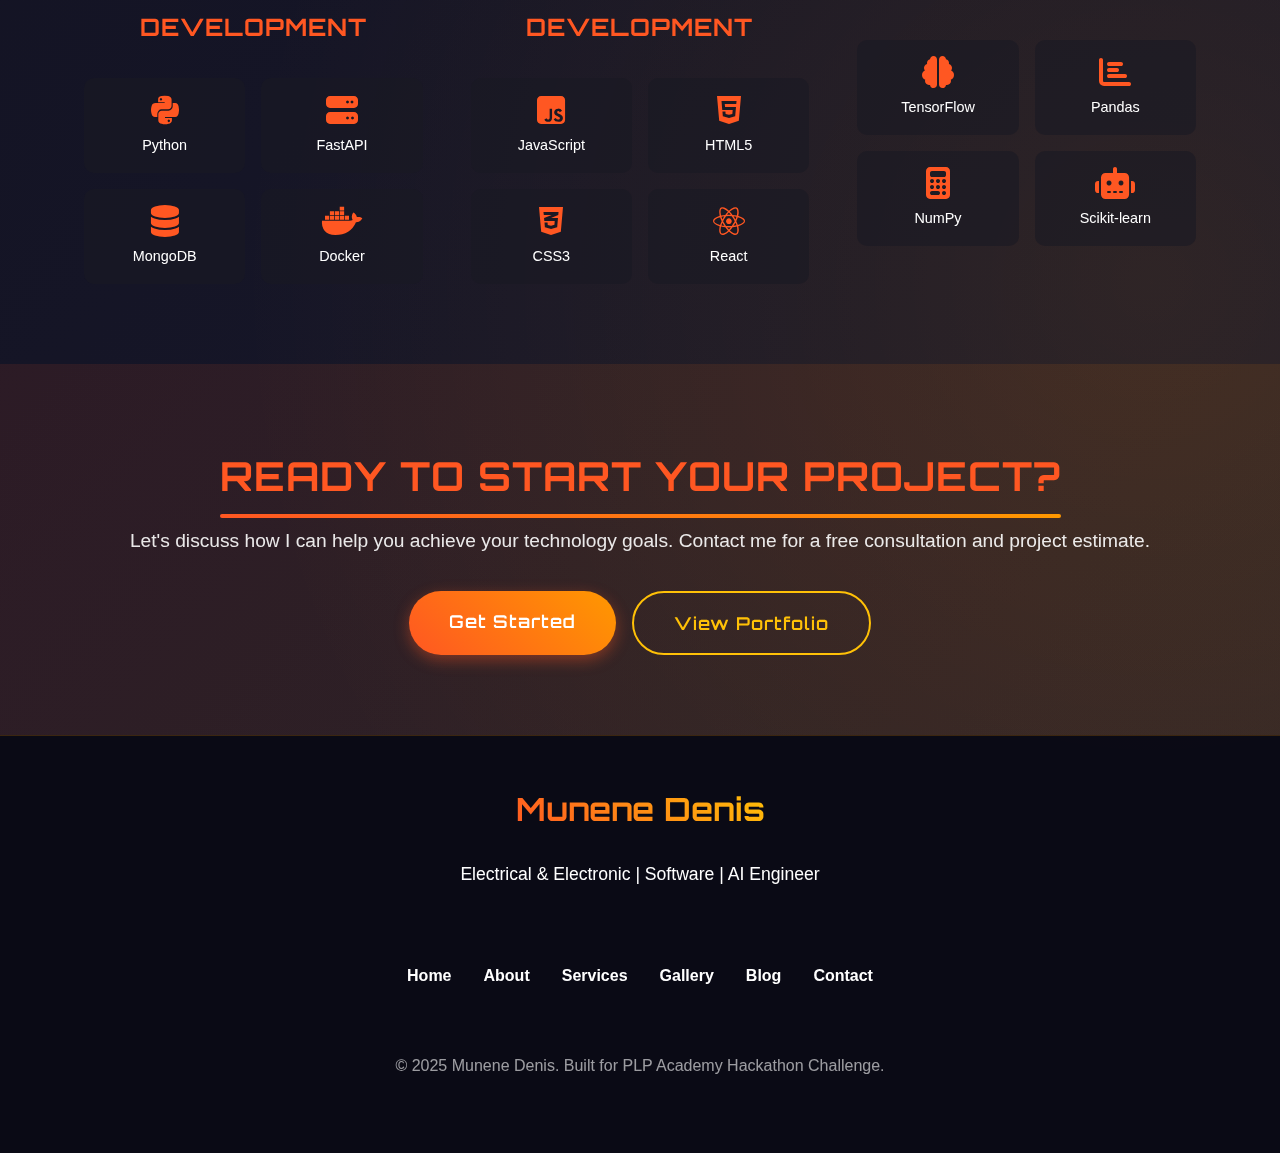
<file: services.html>
<!DOCTYPE html>
<html lang="en">
<head>
    <meta charset="UTF-8">
    <meta name="viewport" content="width=device-width, initial-scale=1.0">
    <title>Services | Munene Denis - Professional Services</title>
    <meta name="description" content="Professional services offered by Munene Denis including web development, AI solutions, system automation, and technical consulting.">
    <link href="https://fonts.googleapis.com/css2?family=Orbitron:wght@400;700&family=Rajdhani:wght@300;400;500;600;700&display=swap" rel="stylesheet">
    <link rel="stylesheet" href="https://cdnjs.cloudflare.com/ajax/libs/font-awesome/6.4.0/css/all.min.css">
    <link rel="stylesheet" href="css/styles.css">
</head>
<body>
    <!-- Global Floating Skill Icons -->
    <div class="global-skill-icons">
        <i class="fab fa-python floating-skill-icon python"></i>
        <i class="fas fa-database floating-skill-icon database"></i>
        <i class="fab fa-docker floating-skill-icon docker"></i>
        <i class="fas fa-brain floating-skill-icon ai"></i>
        <i class="fas fa-microchip floating-skill-icon electronics"></i>
        <i class="fas fa-chart-line floating-skill-icon chart"></i>
    </div>

    <!-- Navigation -->
    <nav>
        <div class="container nav-container">
            <div class="logo">
                <a href="index.html">M<span>D</span></a>
            </div>
            <div class="nav-links">
                <a href="index.html">Home</a>
                <a href="about.html">About</a>
                <a href="services.html" class="active">Services</a>
                <a href="gallery.html">Gallery</a>
                <a href="blog.html">Blog</a>
                <a href="index.html#contact">Contact</a>
            </div>
        </div>
    </nav>

    <!-- Services Hero Section -->
    <section class="page-hero">
        <div class="container">
            <h1 class="page-title">Professional Services</h1>
            <p class="page-subtitle">Transforming Ideas into Digital Solutions</p>
        </div>
    </section>

    <!-- Services Overview -->
    <section class="services-overview">
        <div class="container">
            <div class="services-intro">
                <h2>What I Offer</h2>
                <p>With expertise in electrical engineering and software development, I provide comprehensive technology solutions that bridge the gap between hardware and software. From full-stack web applications to AI-powered systems, I help businesses and individuals leverage technology to achieve their goals.</p>
            </div>

            <div class="services-grid">
                <div class="service-card featured">
                    <div class="service-icon">
                        <i class="fas fa-globe"></i>
                    </div>
                    <h3>Full-Stack Web Development</h3>
                    <p>Complete web solutions from frontend to backend, including responsive design, API development, and database integration using modern technologies like Python, JavaScript, and MongoDB.</p>
                    <div class="service-features">
                        <span class="feature-tag">Responsive Design</span>
                        <span class="feature-tag">API Development</span>
                        <span class="feature-tag">Database Design</span>
                        <span class="feature-tag">Performance Optimization</span>
                    </div>
                    <div class="service-pricing">Starting at $500</div>
                </div>

                <div class="service-card">
                    <div class="service-icon">
                        <i class="fas fa-brain"></i>
                    </div>
                    <h3>AI & Data Science Solutions</h3>
                    <p>Custom machine learning models, data analysis, and AI-powered applications to help you make data-driven decisions and automate complex processes.</p>
                    <div class="service-features">
                        <span class="feature-tag">Machine Learning</span>
                        <span class="feature-tag">Data Analysis</span>
                        <span class="feature-tag">Predictive Analytics</span>
                        <span class="feature-tag">Process Automation</span>
                    </div>
                    <div class="service-pricing">Starting at $800</div>
                </div>

                <div class="service-card">
                    <div class="service-icon">
                        <i class="fas fa-cogs"></i>
                    </div>
                    <h3>System Integration & Automation</h3>
                    <p>Streamline your business processes with custom automation solutions, system integrations, and workflow optimizations using modern technologies.</p>
                    <div class="service-features">
                        <span class="feature-tag">Process Automation</span>
                        <span class="feature-tag">System Integration</span>
                        <span class="feature-tag">Workflow Optimization</span>
                        <span class="feature-tag">API Integrations</span>
                    </div>
                    <div class="service-pricing">Starting at $600</div>
                </div>

                <div class="service-card">
                    <div class="service-icon">
                        <i class="fas fa-shopping-cart"></i>
                    </div>
                    <h3>E-Commerce Development</h3>
                    <p>Complete e-commerce solutions with payment integration, inventory management, customer analytics, and mobile-responsive design.</p>
                    <div class="service-features">
                        <span class="feature-tag">Payment Integration</span>
                        <span class="feature-tag">Inventory Management</span>
                        <span class="feature-tag">Customer Analytics</span>
                        <span class="feature-tag">Mobile Optimization</span>
                    </div>
                    <div class="service-pricing">Starting at $1,200</div>
                </div>

                <div class="service-card">
                    <div class="service-icon">
                        <i class="fas fa-microchip"></i>
                    </div>
                    <h3>IoT & Hardware Integration</h3>
                    <p>Combine my electrical engineering background with software expertise to create IoT solutions and hardware-software integration projects.</p>
                    <div class="service-features">
                        <span class="feature-tag">IoT Development</span>
                        <span class="feature-tag">Hardware Integration</span>
                        <span class="feature-tag">Sensor Networks</span>
                        <span class="feature-tag">Real-time Monitoring</span>
                    </div>
                    <div class="service-pricing">Starting at $1,000</div>
                </div>

                <div class="service-card">
                    <div class="service-icon">
                        <i class="fas fa-comments"></i>
                    </div>
                    <h3>Technical Consulting</h3>
                    <p>Strategic technology advice, architecture planning, code reviews, and technical mentoring to help your team make informed technology decisions.</p>
                    <div class="service-features">
                        <span class="feature-tag">Architecture Planning</span>
                        <span class="feature-tag">Code Reviews</span>
                        <span class="feature-tag">Technology Strategy</span>
                        <span class="feature-tag">Team Mentoring</span>
                    </div>
                    <div class="service-pricing">$100/hour</div>
                </div>
            </div>
        </div>
    </section>

    <!-- Process Section -->
    <section class="work-process">
        <div class="container">
            <h2>My Work Process</h2>
            <div class="process-steps">
                <div class="process-step">
                    <div class="step-number">01</div>
                    <div class="step-content">
                        <h3>Discovery & Planning</h3>
                        <p>We start with understanding your needs, goals, and constraints. I analyze requirements and create a detailed project plan with timelines and milestones.</p>
                    </div>
                </div>

                <div class="process-step">
                    <div class="step-number">02</div>
                    <div class="step-content">
                        <h3>Design & Architecture</h3>
                        <p>I design the system architecture, create wireframes or prototypes, and plan the technical implementation with scalability and maintainability in mind.</p>
                    </div>
                </div>

                <div class="process-step">
                    <div class="step-number">03</div>
                    <div class="step-content">
                        <h3>Development & Testing</h3>
                        <p>Using agile methodologies, I develop your solution iteratively with regular updates and feedback. Comprehensive testing ensures quality and reliability.</p>
                    </div>
                </div>

                <div class="process-step">
                    <div class="step-number">04</div>
                    <div class="step-content">
                        <h3>Deployment & Support</h3>
                        <p>I handle deployment to production environments and provide ongoing support, maintenance, and updates to ensure your solution continues to perform optimally.</p>
                    </div>
                </div>
            </div>
        </div>
    </section>

    <!-- Technologies -->
    <section class="technologies">
        <div class="container">
            <h2>Technologies I Work With</h2>
            <div class="tech-categories">
                <div class="tech-category">
                    <h3>Backend Development</h3>
                    <div class="tech-icons">
                        <div class="tech-item">
                            <i class="fab fa-python"></i>
                            <span>Python</span>
                        </div>
                        <div class="tech-item">
                            <i class="fas fa-server"></i>
                            <span>FastAPI</span>
                        </div>
                        <div class="tech-item">
                            <i class="fas fa-database"></i>
                            <span>MongoDB</span>
                        </div>
                        <div class="tech-item">
                            <i class="fab fa-docker"></i>
                            <span>Docker</span>
                        </div>
                    </div>
                </div>

                <div class="tech-category">
                    <h3>Frontend Development</h3>
                    <div class="tech-icons">
                        <div class="tech-item">
                            <i class="fab fa-js-square"></i>
                            <span>JavaScript</span>
                        </div>
                        <div class="tech-item">
                            <i class="fab fa-html5"></i>
                            <span>HTML5</span>
                        </div>
                        <div class="tech-item">
                            <i class="fab fa-css3-alt"></i>
                            <span>CSS3</span>
                        </div>
                        <div class="tech-item">
                            <i class="fab fa-react"></i>
                            <span>React</span>
                        </div>
                    </div>
                </div>

                <div class="tech-category">
                    <h3>AI & Data Science</h3>
                    <div class="tech-icons">
                        <div class="tech-item">
                            <i class="fas fa-brain"></i>
                            <span>TensorFlow</span>
                        </div>
                        <div class="tech-item">
                            <i class="fas fa-chart-bar"></i>
                            <span>Pandas</span>
                        </div>
                        <div class="tech-item">
                            <i class="fas fa-calculator"></i>
                            <span>NumPy</span>
                        </div>
                        <div class="tech-item">
                            <i class="fas fa-robot"></i>
                            <span>Scikit-learn</span>
                        </div>
                    </div>
                </div>
            </div>
        </div>
    </section>

    <!-- CTA Section -->
    <section class="services-cta">
        <div class="container">
            <div class="cta-content">
                <h2>Ready to Start Your Project?</h2>
                <p>Let's discuss how I can help you achieve your technology goals. Contact me for a free consultation and project estimate.</p>
                <div class="cta-buttons">
                    <a href="index.html#contact" class="cta-button">Get Started</a>
                    <a href="gallery.html" class="outline-button">View Portfolio</a>
                </div>
            </div>
        </div>
    </section>

    <!-- Footer -->
    <footer>
        <div class="container">
            <div class="footer-content">
                <div class="footer-logo">Munene Denis</div>
                <p>Electrical & Electronic | Software | AI Engineer</p>

                <div class="footer-links">
                    <a href="index.html" class="footer-link">Home</a>
                    <a href="about.html" class="footer-link">About</a>
                    <a href="services.html" class="footer-link">Services</a>
                    <a href="gallery.html" class="footer-link">Gallery</a>
                    <a href="blog.html" class="footer-link">Blog</a>
                    <a href="index.html#contact" class="footer-link">Contact</a>
                </div>

                <p class="copyright">© 2025 Munene Denis. Built for PLP Academy Hackathon Challenge.</p>
            </div>
        </div>
    </footer>

    <script src="js/main.js"></script>
</body>
</html>
</file>
<file: css/styles.css>
/* Base Styles & Variables */
:root {
    --primary: #FF5722; /* Vibrant Orange */
    --secondary: #FF9800; /* Amber */
    --tertiary: #FFC107; /* Golden Yellow */
    --accent: #E91E63; /* Pink */
    --background: #121212; /* Dark Background */
    --text: #FFFFFF; /* White */
    --card-bg: rgba(25, 25, 35, 0.8); /* Semi-transparent card background */
    
    --glitch-time: 0.8s;
    --pulse-time: 3s;
}

* {
    margin: 0;
    padding: 0;
    box-sizing: border-box;
}

body {
    font-family: 'Exo 2', sans-serif;
    background-color: var(--background);
    color: var(--text);
    line-height: 1.6;
    overflow-x: hidden;
    position: relative;
    background: 
        radial-gradient(circle at 10% 20%, rgba(255, 87, 34, 0.1) 0%, transparent 25%),
        radial-gradient(circle at 90% 80%, rgba(255, 152, 0, 0.1) 0%, transparent 25%),
        linear-gradient(135deg, #0c0c18 0%, #1a1a2e 100%);
}

/* Artistic Background Patterns */
body::before {
    content: '';
    position: fixed;
    top: 0;
    left: 0;
    width: 100%;
    height: 100%;
    background-image: 
        radial-gradient(circle at 25% 25%, rgba(255, 87, 34, 0.05) 0%, transparent 50%),
        radial-gradient(circle at 75% 75%, rgba(255, 152, 0, 0.05) 0%, transparent 50%),
        linear-gradient(45deg, transparent 45%, rgba(255, 193, 7, 0.02) 50%, transparent 55%),
        linear-gradient(-45deg, transparent 45%, rgba(233, 30, 99, 0.02) 50%, transparent 55%);
    animation: backgroundShift 20s ease-in-out infinite;
    z-index: -1;
}

@keyframes backgroundShift {
    0%, 100% { transform: translateX(0) translateY(0) rotate(0deg); }
    25% { transform: translateX(10px) translateY(-10px) rotate(1deg); }
    50% { transform: translateX(-5px) translateY(5px) rotate(-0.5deg); }
    75% { transform: translateX(-10px) translateY(-5px) rotate(0.5deg); }
}

/* Global Background Skill Icons Animation */
.global-skill-icons {
    position: fixed;
    top: 0;
    left: 0;
    width: 100%;
    height: 100%;
    pointer-events: none;
    z-index: 0;
    overflow: hidden;
}

.floating-skill-icon {
    position: absolute;
    font-size: 4rem;
    opacity: 0;
    color: var(--primary);
    animation: floatAndFade 12s infinite ease-in-out;
    text-shadow: 0 0 20px rgba(255, 87, 34, 0.3);
    will-change: transform, opacity;
}

.floating-skill-icon.python {
    animation-delay: 0s;
    left: 5%;
    top: 15%;
}
.floating-skill-icon.database {
    animation-delay: 2s;
    left: 85%;
    top: 25%;
}
.floating-skill-icon.docker {
    animation-delay: 4s;
    left: 15%;
    top: 65%;
}
.floating-skill-icon.ai {
    animation-delay: 6s;
    left: 75%;
    top: 75%;
}
.floating-skill-icon.electronics {
    animation-delay: 8s;
    left: 10%;
    top: 45%;
}
.floating-skill-icon.chart {
    animation-delay: 10s;
    left: 80%;
    top: 10%;
}

@keyframes floatAndFade {
    0% { 
        opacity: 0; 
        transform: translateY(100vh) rotate(0deg) scale(0.5);
    }
    10% { 
        opacity: 0.3; 
        transform: translateY(80vh) rotate(45deg) scale(0.8);
    }
    50% { 
        opacity: 0.6; 
        transform: translateY(20vh) rotate(180deg) scale(1.2);
        text-shadow: 0 0 30px rgba(255, 87, 34, 0.6);
    }
    90% { 
        opacity: 0.3; 
        transform: translateY(-10vh) rotate(315deg) scale(0.8);
    }
    100% { 
        opacity: 0; 
        transform: translateY(-20vh) rotate(360deg) scale(0.5);
    }
}

/* Creative Typography */
h1, h2, h3, h4 {
    font-family: 'Orbitron', sans-serif;
    font-weight: 700;
    text-transform: uppercase;
    letter-spacing: 1px;
}

h1 { 
    font-size: 4rem; 
    background: linear-gradient(45deg, var(--primary), var(--tertiary), var(--accent));
    -webkit-background-clip: text;
    background-clip: text;
    color: transparent;
    margin-bottom: 1rem;
    position: relative;
    animation: nameGlow 4s ease-in-out infinite;
}

/* Artistic Name Animation */
@keyframes nameGlow {
    0%, 100% { 
        text-shadow: 0 0 20px rgba(255, 87, 34, 0.3);
        transform: scale(1);
    }
    50% { 
        text-shadow: 0 0 40px rgba(255, 87, 34, 0.6), 0 0 60px rgba(255, 152, 0, 0.4);
        transform: scale(1.02);
    }
}

/* Welcome Message Animation */
.welcome-message {
    position: absolute;
    top: 50%;
    left: 50%;
    transform: translate(-50%, -50%);
    font-size: 2.5rem;
    font-family: 'Orbitron', sans-serif;
    font-weight: 700;
    background: linear-gradient(45deg, var(--primary), var(--tertiary), var(--accent));
    -webkit-background-clip: text;
    background-clip: text;
    color: transparent;
    opacity: 0;
    animation: welcomeSequence 3s ease-in-out;
    pointer-events: none;
    z-index: 1000;
    text-align: center;
    text-shadow: 0 0 30px rgba(255, 87, 34, 0.5);
}

@keyframes welcomeSequence {
    0% { 
        opacity: 0; 
        transform: translate(-50%, -50%) scale(0.5) rotate(-10deg);
    }
    20% { 
        opacity: 1; 
        transform: translate(-50%, -50%) scale(1.1) rotate(2deg);
    }
    80% { 
        opacity: 1; 
        transform: translate(-50%, -50%) scale(1) rotate(0deg);
    }
    100% { 
        opacity: 0; 
        transform: translate(-50%, -50%) scale(0.8) rotate(5deg);
    }
}

h2 { 
    font-size: 2.8rem; 
    margin-bottom: 2.5rem;
    position: relative;
    display: inline-block;
}

h2:after {
    content: "";
    position: absolute;
    bottom: -10px;
    left: 0;
    width: 100%;
    height: 4px;
    background: linear-gradient(90deg, var(--primary), var(--secondary));
    border-radius: 2px;
    animation: underlineGlow 3s ease-in-out infinite;
}

@keyframes underlineGlow {
    0%, 100% { box-shadow: 0 0 5px rgba(255, 87, 34, 0.3); }
    50% { box-shadow: 0 0 15px rgba(255, 87, 34, 0.8); }
}

h3 { 
    font-size: 1.8rem; 
    margin-bottom: 1rem;
    color: var(--tertiary);
}

p {
    margin-bottom: 1.5rem;
    font-size: 1.1rem;
    line-height: 1.8;
}

a {
    color: var(--tertiary);
    text-decoration: none;
    transition: all 0.3s ease;
    position: relative;
}

a:hover {
    color: var(--primary);
}

/* Layout */
.container {
    width: 90%;
    max-width: 1200px;
    margin: 0 auto;
    padding: 0 20px;
}

section {
    padding: 6rem 0;
    position: relative;
}

/* Navigation */
nav {
    position: fixed;
    top: 0;
    left: 0;
    width: 100%;
    background-color: rgba(18, 18, 18, 0.95);
    backdrop-filter: blur(10px);
    z-index: 1000;
    padding: 1.2rem 0;
    border-bottom: 1px solid rgba(255, 152, 0, 0.3);
}

.nav-container {
    display: flex;
    justify-content: space-between;
    align-items: center;
}

.logo {
    font-family: 'Orbitron', sans-serif;
    font-size: 1.8rem;
    font-weight: 700;
    color: var(--text);
    display: flex;
    align-items: center;
    letter-spacing: 1px;
    animation: logoFloat 4s ease-in-out infinite;
}

@keyframes logoFloat {
    0%, 100% { transform: translateY(0) rotate(0deg); }
    50% { transform: translateY(-3px) rotate(1deg); }
}

.logo span {
    color: var(--primary);
    animation: logoSpanPulse 2s ease-in-out infinite;
}

@keyframes logoSpanPulse {
    0%, 100% { transform: scale(1); }
    50% { transform: scale(1.1); }
}

.nav-links {
    display: flex;
    gap: 2.5rem;
}

.nav-links a {
    color: var(--text);
    font-weight: 600;
    font-size: 1.1rem;
    position: relative;
    padding: 0.5rem 0;
    transition: all 0.3s ease;
}

.nav-links a::after {
    content: "";
    position: absolute;
    bottom: 0;
    left: 0;
    width: 0;
    height: 2px;
    background-color: var(--primary);
    transition: width 0.3s ease;
}

.nav-links a:hover {
    transform: translateY(-2px);
}

.nav-links a:hover::after {
    width: 100%;
}

.nav-links a.active {
    color: var(--primary);
}

.nav-links a.active::after {
    width: 100%;
}

/* Enhanced Hero Section with Centered Skill Highlights */
.hero {
    height: 100vh;
    display: flex;
    flex-direction: column;
    align-items: center;
    justify-content: center;
    position: relative;
    overflow: hidden;
    padding-top: 70px;
}

.hero-content {
    max-width: 900px;
    z-index: 2;
    position: relative;
    text-align: center;
}

/* Centered Skill Highlights Above Name */
.skills-highlights {
    position: relative;
    width: 100%;
    height: 150px;
    margin-bottom: 2rem;
    z-index: 1;
}

.highlight-container {
    position: relative;
    width: 100%;
    height: 100%;
    display: flex;
    justify-content: center;
    align-items: center;
}

.hero-highlight {
    position: absolute;
    display: flex;
    align-items: center;
    padding: 0.8rem 1.5rem;
    border-radius: 30px;
    font-weight: 700;
    text-transform: uppercase;
    letter-spacing: 1px;
    font-size: 1rem;
    box-shadow: 0 0 20px rgba(255, 255, 255, 0.3);
    opacity: 0;
    transform: scale(0.8);
    animation: continuousBlink 12s infinite;
    backdrop-filter: blur(5px);
    border: 2px solid rgba(255, 255, 255, 0.2);
    white-space: nowrap;
}

.hero-highlight i {
    margin-right: 10px;
    font-size: 1.2rem;
}

/* Positioning highlights in a horizontal pattern above name */
.skill-1 { 
    left: -200px;
    top: 50%;
    transform: translateY(-50%);
    background: linear-gradient(45deg, #FF5722, #FF9800); 
    color: #fff;
    animation-delay: 0s;
}
.skill-2 { 
    left: -100px;
    top: 20px;
    background: linear-gradient(45deg, #FF9800, #FFC107); 
    color: #000;
    animation-delay: 2s;
}
.skill-3 { 
    right: -100px;
    top: 20px;
    background: linear-gradient(45deg, #FFC107, #4CAF50); 
    color: #000;
    animation-delay: 4s;
}
.skill-4 { 
    right: -200px;
    top: 50%;
    transform: translateY(-50%);
    background: linear-gradient(45deg, #2196F3, #3F51B5); 
    color: #fff;
    animation-delay: 6s;
}
.skill-5 { 
    left: -50px;
    bottom: 20px;
    background: linear-gradient(45deg, #9C27B0, #E91E63); 
    color: #fff;
    animation-delay: 8s;
}
.skill-6 { 
    right: -50px;
    bottom: 20px;
    background: linear-gradient(45deg, #00BCD4, #009688); 
    color: #fff;
    animation-delay: 10s;
}

@keyframes continuousBlink {
    0%, 15% { 
        opacity: 0; 
        transform: scale(0.8) rotate(-5deg);
        box-shadow: 0 0 5px rgba(255, 255, 255, 0.2);
    }
    20%, 30% { 
        opacity: 1; 
        transform: scale(1) rotate(0deg);
        box-shadow: 0 0 30px rgba(255, 255, 255, 0.6);
    }
    35%, 100% { 
        opacity: 0; 
        transform: scale(0.8) rotate(5deg);
        box-shadow: 0 0 5px rgba(255, 255, 255, 0.2);
    }
}

/* Animated Name with Artistic Effects */
.hero-name {
    position: relative;
    display: inline-block;
    animation: heroNameFloat 6s ease-in-out infinite;
}

@keyframes heroNameFloat {
    0%, 100% { 
        transform: translateY(0) rotate(0deg);
        filter: drop-shadow(0 0 10px rgba(255, 87, 34, 0.3));
    }
    33% { 
        transform: translateY(-5px) rotate(0.5deg);
        filter: drop-shadow(0 0 20px rgba(255, 152, 0, 0.5));
    }
    66% { 
        transform: translateY(5px) rotate(-0.5deg);
        filter: drop-shadow(0 0 15px rgba(255, 193, 7, 0.4));
    }
}

.hero-subtitle {
    font-size: 1.4rem;
    margin-bottom: 2rem;
    color: var(--tertiary);
    animation: subtitleGlow 5s ease-in-out infinite;
}

@keyframes subtitleGlow {
    0%, 100% { opacity: 0.8; }
    50% { opacity: 1; text-shadow: 0 0 10px rgba(255, 193, 7, 0.5); }
}

/* Floating Particles Animation */
.hero::before {
    content: '';
    position: absolute;
    top: 0;
    left: 0;
    width: 100%;
    height: 100%;
    background-image: 
        radial-gradient(circle at 20% 80%, rgba(255, 87, 34, 0.1) 0%, transparent 50%),
        radial-gradient(circle at 80% 20%, rgba(255, 152, 0, 0.1) 0%, transparent 50%);
    animation: particleFloat 15s ease-in-out infinite;
    z-index: 0;
}

@keyframes particleFloat {
    0%, 100% { transform: translateX(0) translateY(0) rotate(0deg); }
    25% { transform: translateX(20px) translateY(-20px) rotate(90deg); }
    50% { transform: translateX(-10px) translateY(10px) rotate(180deg); }
    75% { transform: translateX(-20px) translateY(-10px) rotate(270deg); }
}

.button-group {
    display: flex;
    gap: 1.5rem;
    margin-top: 3rem;
    justify-content: center;
}

.cta-button {
    background: linear-gradient(45deg, var(--primary), var(--secondary));
    color: var(--text);
    padding: 1rem 2.5rem;
    border: none;
    border-radius: 50px;
    font-weight: 600;
    font-size: 1.1rem;
    cursor: pointer;
    transition: all 0.3s ease;
    position: relative;
    overflow: hidden;
    box-shadow: 0 5px 15px rgba(255, 87, 34, 0.4);
    font-family: 'Orbitron', sans-serif;
    letter-spacing: 1px;
    animation: buttonPulse 4s ease-in-out infinite;
}

@keyframes buttonPulse {
    0%, 100% { transform: scale(1); }
    50% { transform: scale(1.02); box-shadow: 0 8px 25px rgba(255, 87, 34, 0.6); }
}

.cta-button:hover {
    transform: translateY(-5px) scale(1.05);
    box-shadow: 0 15px 35px rgba(255, 87, 34, 0.8);
}

.outline-button {
    background: transparent;
    color: var(--tertiary);
    padding: 1rem 2.5rem;
    border: 2px solid var(--tertiary);
    border-radius: 50px;
    font-weight: 600;
    font-size: 1.1rem;
    cursor: pointer;
    transition: all 0.3s ease;
    font-family: 'Orbitron', sans-serif;
    letter-spacing: 1px;
    animation: outlineButtonGlow 5s ease-in-out infinite;
}

@keyframes outlineButtonGlow {
    0%, 100% { border-color: var(--tertiary); }
    50% { border-color: var(--primary); box-shadow: 0 0 15px rgba(255, 193, 7, 0.3); }
}

.outline-button:hover {
    background: rgba(255, 193, 7, 0.1);
    transform: translateY(-5px) scale(1.05);
    box-shadow: 0 10px 25px rgba(255, 193, 7, 0.5);
}

/* About Section */
.about-container {
    display: grid;
    grid-template-columns: 1fr 1fr;
    gap: 3rem;
    align-items: center;
}

.about-content {
    background: var(--card-bg);
    padding: 2.5rem;
    border-radius: 20px;
    box-shadow: 0 10px 30px rgba(0, 0, 0, 0.3);
    border: 1px solid rgba(255, 152, 0, 0.2);
    backdrop-filter: blur(10px);
    animation: cardFloat 8s ease-in-out infinite;
}

@keyframes cardFloat {
    0%, 100% { transform: translateY(0) rotate(0deg); }
    50% { transform: translateY(-10px) rotate(0.5deg); }
}

.about-content p {
    margin-bottom: 1.5rem;
}

.about-img {
    position: relative;
    display: flex;
    justify-content: center;
    perspective: 1000px;
}

.hexagon {
    width: 100%;
    max-width: 350px;
    height: 400px;
    background: linear-gradient(135deg, var(--primary), var(--accent));
    clip-path: polygon(50% 0%, 100% 25%, 100% 75%, 50% 100%, 0% 75%, 0% 25%);
    display: flex;
    justify-content: center;
    align-items: center;
    position: relative;
    overflow: hidden;
    animation: hexagonFloat 6s ease-in-out infinite;
}

@keyframes hexagonFloat {
    0%, 100% { 
        transform: translateY(0) rotate(0deg);
        box-shadow: 0 10px 30px rgba(255, 87, 34, 0.3);
    }
    50% { 
        transform: translateY(-20px) rotate(5deg);
        box-shadow: 0 20px 40px rgba(255, 87, 34, 0.5);
    }
}

.hexagon img {
    width: 95%;
    height: 97%;
    object-fit: cover;
    clip-path: polygon(50% 0%, 100% 25%, 100% 75%, 50% 100%, 0% 75%, 0% 25%);
    filter: grayscale(20%);
    transition: all 0.5s ease;
}

.hexagon:hover img {
    filter: grayscale(0%);
    transform: scale(1.05);
}

.certification {
    display: flex;
    align-items: center;
    gap: 1rem;
    margin-top: 1.5rem;
    padding: 1rem;
    background: rgba(255, 255, 255, 0.05);
    border-radius: 10px;
    border-left: 4px solid var(--primary);
    animation: certificationGlow 6s ease-in-out infinite;
}

@keyframes certificationGlow {
    0%, 100% { border-left-color: var(--primary); }
    50% { border-left-color: var(--tertiary); box-shadow: -5px 0 15px rgba(255, 193, 7, 0.3); }
}

.certification i {
    font-size: 2rem;
    color: var(--primary);
    animation: certIconSpin 10s linear infinite;
}

@keyframes certIconSpin {
    0% { transform: rotate(0deg); }
    100% { transform: rotate(360deg); }
}

/* Education & Certifications Section */
.education {
    background: linear-gradient(135deg, rgba(255, 87, 34, 0.05) 0%, rgba(25, 25, 35, 0.8) 100%);
}

.education h2 {
    text-align: center;
    margin-bottom: 4rem;
}

.education-highlights {
    text-align: center;
}

.education-highlights ol {
    display: inline-block;
    text-align: left;
    max-width: 600px;
    list-style-position: inside;
    padding: 0;
}

.education-highlights li {
    margin-bottom: 1rem;
    padding: 0.5rem 1rem;
    background: rgba(255, 255, 255, 0.05);
    border-radius: 10px;
    border-left: 4px solid var(--primary);
}

.education-grid {
    display: grid;
    grid-template-columns: repeat(auto-fit, minmax(400px, 1fr));
    gap: 3rem;
}

.education-category {
    background: var(--card-bg);
    border-radius: 20px;
    padding: 2.5rem;
    border: 1px solid rgba(255, 193, 7, 0.2);
    box-shadow: 0 10px 30px rgba(0, 0, 0, 0.3);
    backdrop-filter: blur(10px);
    animation: educationCardFloat 9s ease-in-out infinite;
}

.education-category:nth-child(even) {
    animation-delay: -4.5s;
}

@keyframes educationCardFloat {
    0%, 100% { transform: translateY(0) rotate(0deg); }
    50% { transform: translateY(-15px) rotate(1deg); }
}

.education-category h3 {
    font-size: 2rem;
    margin-bottom: 2rem;
    text-align: center;
    color: var(--primary);
    animation: categoryTitleGlow 4s ease-in-out infinite;
}

@keyframes categoryTitleGlow {
    0%, 100% { color: var(--primary); }
    50% { 
        color: var(--tertiary); 
        text-shadow: 0 0 15px rgba(255, 193, 7, 0.5);
    }
}

.education-item {
    background: rgba(255, 255, 255, 0.05);
    border-radius: 15px;
    padding: 2rem;
    margin-bottom: 2rem;
    border-left: 4px solid var(--secondary);
    position: relative;
    overflow: hidden;
    transition: all 0.3s ease;
    animation: educationItemPulse 6s ease-in-out infinite;
}

.education-item:nth-child(odd) {
    animation-delay: -3s;
}

@keyframes educationItemPulse {
    0%, 100% { border-left-color: var(--secondary); }
    50% { 
        border-left-color: var(--primary);
        box-shadow: -5px 0 20px rgba(255, 87, 34, 0.3);
    }
}

.education-item:hover {
    transform: translateX(10px) scale(1.02);
    background: rgba(255, 255, 255, 0.08);
    box-shadow: 0 15px 35px rgba(255, 87, 34, 0.4);
}

.education-item::before {
    content: '';
    position: absolute;
    top: 20px;
    right: 20px;
    width: 60px;
    height: 60px;
    background: linear-gradient(45deg, var(--primary), var(--accent));
    border-radius: 50%;
    opacity: 0.1;
    animation: educationBadgeRotate 8s linear infinite;
}

@keyframes educationBadgeRotate {
    0% { transform: rotate(0deg) scale(1); }
    50% { transform: rotate(180deg) scale(1.1); }
    100% { transform: rotate(360deg) scale(1); }
}

.education-item h4 {
    font-size: 1.4rem;
    color: var(--tertiary);
    margin-bottom: 0.5rem;
    animation: itemTitleShimmer 5s ease-in-out infinite;
}

@keyframes itemTitleShimmer {
    0%, 100% { color: var(--tertiary); }
    50% { color: var(--primary); }
}

.education-institution {
    font-size: 1.1rem;
    color: var(--secondary);
    font-weight: 600;
    margin-bottom: 0.5rem;
    animation: institutionGlow 7s ease-in-out infinite;
}

@keyframes institutionGlow {
    0%, 100% { text-shadow: none; }
    50% { text-shadow: 0 0 10px rgba(255, 152, 0, 0.4); }
}

.education-date {
    font-size: 0.95rem;
    color: rgba(255, 255, 255, 0.7);
    margin-bottom: 1rem;
    font-style: italic;
}

.education-description {
    color: rgba(255, 255, 255, 0.85);
    line-height: 1.6;
}

.certification-badge {
    display: inline-flex;
    align-items: center;
    gap: 0.5rem;
    background: rgba(255, 193, 7, 0.1);
    color: var(--tertiary);
    padding: 0.5rem 1rem;
    border-radius: 25px;
    font-size: 0.9rem;
    font-weight: 600;
    margin-top: 1rem;
    border: 1px solid rgba(255, 193, 7, 0.3);
    animation: badgeGlow 4s ease-in-out infinite;
}

@keyframes badgeGlow {
    0%, 100% { 
        box-shadow: 0 0 5px rgba(255, 193, 7, 0.2); 
        transform: scale(1);
    }
    50% { 
        box-shadow: 0 0 15px rgba(255, 193, 7, 0.5);
        transform: scale(1.05);
    }
}

.certification-badge i {
    font-size: 1rem;
    animation: badgeIconSpin 6s linear infinite;
}

@keyframes badgeIconSpin {
    0% { transform: rotate(0deg); }
    100% { transform: rotate(360deg); }
}

/* Skills Section */
.skills h2 {
    text-align: center;
    margin-bottom: 4rem;
}

.skills-grid {
    display: grid;
    grid-template-columns: repeat(auto-fill, minmax(280px, 1fr));
    gap: 2.5rem;
}

.skill-card {
    background: var(--card-bg);
    border-radius: 15px;
    padding: 2.5rem 2rem;
    text-align: center;
    transition: all 0.3s ease;
    position: relative;
    overflow: hidden;
    border: 1px solid rgba(255, 193, 7, 0.1);
    backdrop-filter: blur(5px);
    box-shadow: 0 5px 15px rgba(0, 0, 0, 0.2);
    animation: skillCardFloat 7s ease-in-out infinite;
}

@keyframes skillCardFloat {
    0%, 100% { transform: translateY(0) rotate(0deg); }
    50% { transform: translateY(-8px) rotate(1deg); }
}

.skill-card:nth-child(even) {
    animation-delay: -3.5s;
}

.skill-card:hover {
    transform: translateY(-15px) scale(1.02);
    box-shadow: 0 20px 40px rgba(255, 87, 34, 0.4);
    border-color: var(--primary);
}

.skill-icon {
    font-size: 3.5rem;
    margin-bottom: 1.5rem;
    background: linear-gradient(45deg, var(--primary), var(--secondary));
    -webkit-background-clip: text;
    background-clip: text;
    color: transparent;
    animation: iconPulse 3s ease-in-out infinite;
}

@keyframes iconPulse {
    0%, 100% { transform: scale(1) rotate(0deg); }
    50% { transform: scale(1.1) rotate(5deg); }
}

.skill-card h3 {
    margin-bottom: 1rem;
    font-size: 1.5rem;
}

.skill-card p {
    color: rgba(255, 255, 255, 0.8);
}

/* Projects Section with Enhanced Animations */
.projects h2 {
    text-align: center;
    margin-bottom: 4rem;
}

.projects-grid {
    display: grid;
    grid-template-columns: repeat(auto-fill, minmax(350px, 1fr));
    gap: 2.5rem;
}

.project-card {
    background: var(--card-bg);
    border-radius: 15px;
    overflow: hidden;
    transition: all 0.3s ease;
    position: relative;
    border: 1px solid rgba(255, 193, 7, 0.1);
    box-shadow: 0 5px 15px rgba(0, 0, 0, 0.2);
    backdrop-filter: blur(5px);
    animation: projectCardFloat 9s ease-in-out infinite;
}

@keyframes projectCardFloat {
    0%, 100% { transform: translateY(0) rotate(0deg); }
    33% { transform: translateY(-5px) rotate(0.3deg); }
    66% { transform: translateY(5px) rotate(-0.3deg); }
}

.project-card:nth-child(2) { animation-delay: -3s; }
.project-card:nth-child(3) { animation-delay: -6s; }

.project-card:hover {
    transform: translateY(-15px) scale(1.02);
    box-shadow: 0 25px 50px rgba(255, 87, 34, 0.4);
    border-color: var(--primary);
}

.project-img {
    height: 220px;
    overflow: hidden;
    position: relative;
}

.slideshow-container {
    position: relative;
    width: 100%;
    height: 100%;
    overflow: hidden;
}

.slideshow {
    position: relative;
    width: 100%;
    height: 100%;
    display: flex;
    animation: slideShow 30s infinite;
}

.slide {
    min-width: 100%;
    height: 100%;
    position: relative;
    display: flex;
    align-items: center;
    justify-content: center;
}

.slide-content {
    position: absolute;
    bottom: 10px;
    left: 10px;
    background: rgba(0, 0, 0, 0.7);
    padding: 5px 10px;
    border-radius: 5px;
    font-size: 0.8rem;
    z-index: 10;
    animation: slideContentGlow 2s ease-in-out infinite;
}

@keyframes slideContentGlow {
    0%, 100% { box-shadow: 0 0 5px rgba(255, 193, 7, 0.3); }
    50% { box-shadow: 0 0 15px rgba(255, 193, 7, 0.6); }
}

.slide img {
    width: 100%;
    height: 100%;
    object-fit: cover;
    transition: transform 0.3s ease;
}

.slide video {
    width: 100%;
    height: 100%;
    object-fit: cover;
}

.project-card:hover .slide img {
    transform: scale(1.05);
}

@keyframes slideShow {
    0%, 16.66% { transform: translateX(0); }
    33.33% { transform: translateX(-100%); }
    50% { transform: translateX(-100%); }
    66.66% { transform: translateX(-200%); }
    83.33% { transform: translateX(-200%); }
    100% { transform: translateX(0); }
}

.project-info {
    padding: 1.8rem;
}

.project-info h3 {
    margin-bottom: 1rem;
    font-size: 1.5rem;
    animation: projectTitleGlow 4s ease-in-out infinite;
}

@keyframes projectTitleGlow {
    0%, 100% { color: var(--tertiary); }
    50% { color: var(--primary); text-shadow: 0 0 10px rgba(255, 87, 34, 0.3); }
}

.project-links {
    display: flex;
    gap: 1.5rem;
    margin-top: 1.5rem;
}

.project-link {
    display: flex;
    align-items: center;
    gap: 0.5rem;
    color: var(--tertiary);
    font-weight: 600;
    transition: all 0.3s ease;
    padding: 0.5rem 1rem;
    border-radius: 30px;
    background: rgba(255, 193, 7, 0.1);
    animation: linkPulse 3s ease-in-out infinite;
}

@keyframes linkPulse {
    0%, 100% { transform: scale(1); }
    50% { transform: scale(1.05); background: rgba(255, 193, 7, 0.2); }
}

.project-link:hover {
    background: rgba(255, 193, 7, 0.3);
    color: var(--primary);
    transform: translateY(-2px) scale(1.1);
    box-shadow: 0 5px 15px rgba(255, 193, 7, 0.4);
}

/* Contact Section */
.contact-container {
    display: grid;
    grid-template-columns: 1fr 1fr;
    gap: 3rem;
}

.contact-info {
    display: flex;
    flex-direction: column;
    justify-content: center;
    animation: contactInfoFloat 8s ease-in-out infinite;
}

@keyframes contactInfoFloat {
    0%, 100% { transform: translateY(0); }
    50% { transform: translateY(-10px); }
}

.contact-info h2 {
    margin-bottom: 1.5rem;
}

.contact-info p {
    margin-bottom: 2.5rem;
    max-width: 500px;
}

.social-links {
    display: flex;
    gap: 1.5rem;
    margin-top: 1rem;
}

.social-link {
    width: 60px;
    height: 60px;
    border-radius: 50%;
    background: rgba(255, 255, 255, 0.1);
    display: flex;
    justify-content: center;
    align-items: center;
    font-size: 1.5rem;
    color: var(--tertiary);
    transition: all 0.3s ease;
    border: 1px solid rgba(255, 193, 7, 0.3);
    box-shadow: 0 5px 15px rgba(0, 0, 0, 0.1);
    animation: socialFloat 6s ease-in-out infinite;
}

.social-link:nth-child(2) { animation-delay: -1.5s; }
.social-link:nth-child(3) { animation-delay: -3s; }
.social-link:nth-child(4) { animation-delay: -4.5s; }

@keyframes socialFloat {
    0%, 100% { transform: translateY(0) rotate(0deg); }
    50% { transform: translateY(-8px) rotate(180deg); }
}

.social-link:hover {
    background: linear-gradient(45deg, var(--primary), var(--accent));
    color: var(--text);
    transform: translateY(-8px) scale(1.1) rotate(360deg);
    box-shadow: 0 10px 25px rgba(255, 87, 34, 0.5);
}

.contact-form {
    background: var(--card-bg);
    border-radius: 15px;
    padding: 2.5rem;
    border: 1px solid rgba(255, 193, 7, 0.1);
    box-shadow: 0 10px 30px rgba(0, 0, 0, 0.3);
    backdrop-filter: blur(5px);
    animation: formFloat 7s ease-in-out infinite;
}

@keyframes formFloat {
    0%, 100% { transform: translateY(0) rotate(0deg); }
    50% { transform: translateY(-5px) rotate(0.5deg); }
}

.form-group {
    margin-bottom: 1.8rem;
}

.form-group label {
    display: block;
    margin-bottom: 0.8rem;
    color: var(--tertiary);
    font-weight: 600;
    animation: labelGlow 4s ease-in-out infinite;
}

@keyframes labelGlow {
    0%, 100% { color: var(--tertiary); }
    50% { color: var(--primary); text-shadow: 0 0 5px rgba(255, 87, 34, 0.3); }
}

.form-control {
    width: 100%;
    padding: 1rem 1.2rem;
    background: rgba(255, 255, 255, 0.08);
    border: 1px solid rgba(255, 193, 7, 0.3);
    border-radius: 10px;
    color: var(--text);
    font-size: 1rem;
    transition: all 0.3s ease;
}

.form-control:focus {
    outline: none;
    border-color: var(--primary);
    box-shadow: 0 0 0 3px rgba(255, 87, 34, 0.3);
    background: rgba(255, 255, 255, 0.12);
    transform: scale(1.02);
}

textarea.form-control {
    min-height: 160px;
    resize: vertical;
}

.submit-btn {
    background: linear-gradient(45deg, var(--primary), var(--secondary));
    color: var(--text);
    padding: 1rem 2rem;
    border: none;
    border-radius: 50px;
    font-weight: 600;
    font-size: 1.1rem;
    cursor: pointer;
    transition: all 0.3s ease;
    width: 100%;
    font-family: 'Orbitron', sans-serif;
    letter-spacing: 1px;
    box-shadow: 0 5px 15px rgba(255, 87, 34, 0.4);
    animation: submitBtnPulse 5s ease-in-out infinite;
}

@keyframes submitBtnPulse {
    0%, 100% { transform: scale(1); }
    50% { transform: scale(1.02); box-shadow: 0 8px 25px rgba(255, 87, 34, 0.6); }
}

.submit-btn:hover {
    transform: translateY(-3px) scale(1.05);
    box-shadow: 0 15px 35px rgba(255, 87, 34, 0.8);
}

/* Footer */
footer {
    background: rgba(10, 10, 20, 0.95);
    padding: 3rem 0;
    text-align: center;
    position: relative;
    border-top: 1px solid rgba(255, 152, 0, 0.2);
    animation: footerGlow 10s ease-in-out infinite;
}

@keyframes footerGlow {
    0%, 100% { border-top-color: rgba(255, 152, 0, 0.2); }
    50% { border-top-color: rgba(255, 87, 34, 0.4); }
}

.footer-content {
    display: flex;
    flex-direction: column;
    align-items: center;
    gap: 1.5rem;
}

.footer-logo {
    font-family: 'Orbitron', sans-serif;
    font-size: 2rem;
    font-weight: 700;
    background: linear-gradient(45deg, var(--primary), var(--tertiary));
    -webkit-background-clip: text;
    background-clip: text;
    color: transparent;
    animation: footerLogoFloat 6s ease-in-out infinite;
}

@keyframes footerLogoFloat {
    0%, 100% { transform: translateY(0) scale(1); }
    50% { transform: translateY(-5px) scale(1.05); }
}

.footer-links {
    display: flex;
    gap: 2rem;
    flex-wrap: wrap;
    justify-content: center;
    margin: 1.5rem 0;
}

.footer-link {
    color: var(--text);
    transition: all 0.3s ease;
    font-weight: 600;
    animation: footerLinkFloat 4s ease-in-out infinite;
}

.footer-link:nth-child(odd) { animation-delay: -2s; }

@keyframes footerLinkFloat {
    0%, 100% { transform: translateY(0); }
    50% { transform: translateY(-3px); }
}

.footer-link:hover {
    color: var(--primary);
    transform: translateY(-5px) scale(1.1);
}

.copyright {
    color: rgba(255, 255, 255, 0.6);
    font-size: 1rem;
    margin-top: 1rem;
    animation: copyrightGlow 8s ease-in-out infinite;
}

@keyframes copyrightGlow {
    0%, 100% { opacity: 0.6; }
    50% { opacity: 0.8; text-shadow: 0 0 5px rgba(255, 255, 255, 0.3); }
}

/* Enhanced Responsive Design */
@media (max-width: 992px) {
    .about-container, .contact-container {
        grid-template-columns: 1fr;
    }
    
    .about-img {
        order: -1;
        margin-bottom: 3rem;
    }
    
    .hexagon {
        max-width: 300px;
        height: 350px;
        margin: 0 auto;
    }
    
    .skills-highlights {
        height: 120px;
        margin-bottom: 1.5rem;
    }

    .education-grid {
        grid-template-columns: 1fr;
    }
}

@media (max-width: 768px) {
    h1 {
        font-size: 3rem;
    }
    
    h2 {
        font-size: 2.2rem;
    }
    
    .nav-links {
        gap: 1.2rem;
        font-size: 0.9rem;
    }
    
    .projects-grid {
        grid-template-columns: 1fr;
    }
    
    .hero-highlight {
        font-size: 0.9rem;
        padding: 0.6rem 1.2rem;
    }
    
    .welcome-message {
        font-size: 2rem;
    }

    .education-grid {
        grid-template-columns: 1fr;
    }

    .education-item {
        padding: 1.5rem;
    }
}

@media (max-width: 576px) {
    .button-group {
        flex-direction: column;
    }

    .hamburger {
        display: flex !important;
    }

    .logo {
        font-size: 1.5rem;
    }
    
    h1 {
        font-size: 2.5rem;
    }
    
    .hero-subtitle {
        font-size: 1.1rem;
    }
    
    .contact-container {
        gap: 2rem;
    }
    
    .skills-highlights {
        height: auto;
        min-height: 100px;
    }
    
    .hero-highlight {
        padding: 0.5rem 1rem;
        font-size: 0.8rem;
    }

    .hero-highlight {
        position: relative !important;
        left: auto !important;
        right: auto !important;
        top: auto !important;
        bottom: auto !important;
        transform: none !important;
        margin: 0.5rem;
        display: inline-flex;
    }

    .highlight-container {
        flex-wrap: wrap;
        justify-content: center;
        align-items: flex-start;
        height: auto;
    }
    
    .welcome-message {
        font-size: 1.8rem;
    }
}
/* Video Modal Styles */
.video-modal {
    position: fixed;
    top: 0;
    left: 0;
    width: 100%;
    height: 100%;
    background: rgba(0, 0, 0, 0.9);
    z-index: 2000;
    display: flex;
    justify-content: center;
    align-items: center;
    opacity: 0;
    pointer-events: none;
    transition: opacity 0.3s ease;
}

.video-modal:target {
    opacity: 1;
    pointer-events: auto;
}

.modal-content {
    position: relative;
    width: 80%;
    max-width: 900px;
}

.modal-content video {
    width: 100%;
    border-radius: 10px;
    box-shadow: 0 0 30px rgba(255, 87, 34, 0.5);
}

.close-modal {
    position: absolute;
    top: -40px;
    right: 0;
    color: white;
    font-size: 2rem;
    text-decoration: none;
    transition: all 0.3s ease;
}

.close-modal:hover {
    color: var(--primary);
    transform: scale(1.2);
}

/* Mobile Navigation Styles */
.hamburger {
    display: none;
    flex-direction: column;
    cursor: pointer;
    padding: 10px;
    z-index: 1001;
    position: relative;
    background: none;
    border: none;
}

.hamburger span {
    width: 25px;
    height: 3px;
    background: var(--primary);
    margin: 3px 0;
    transition: 0.3s ease;
    border-radius: 2px;
    display: block;
}

.hamburger.active span:nth-child(1) {
    transform: rotate(-45deg) translate(-5px, 6px);
}

.hamburger.active span:nth-child(2) {
    opacity: 0;
}

.hamburger.active span:nth-child(3) {
    transform: rotate(45deg) translate(-5px, -6px);
}

/* Page Hero Styles */
.page-hero {
    padding: 150px 0 100px;
    background: linear-gradient(135deg, #0c0c18 0%, #1a1a2e 100%);
    text-align: center;
    position: relative;
    overflow: hidden;
}

.page-hero::before {
    content: '';
    position: absolute;
    top: 0;
    left: 0;
    right: 0;
    bottom: 0;
    background: radial-gradient(circle at center, rgba(255, 87, 34, 0.1) 0%, transparent 70%);
    animation: pulse 4s ease-in-out infinite;
}

.page-title {
    font-family: 'Orbitron', sans-serif;
    font-size: 3.5rem;
    font-weight: 700;
    margin-bottom: 1rem;
    background: linear-gradient(45deg, var(--primary), var(--secondary));
    -webkit-background-clip: text;
    -webkit-text-fill-color: transparent;
    background-clip: text;
    animation: titleGlow 3s ease-in-out infinite alternate;
}

.page-subtitle {
    font-size: 1.2rem;
    opacity: 0.8;
    max-width: 600px;
    margin: 0 auto;
}

/* About Page Specific Styles */
.about-detailed {
    padding: 80px 0;
}

.about-grid {
    display: grid;
    grid-template-columns: 2fr 1fr;
    gap: 4rem;
    align-items: start;
}

.about-content h2, .about-content h3 {
    color: var(--primary);
    margin-bottom: 1rem;
}

.about-content h2 {
    font-size: 2.5rem;
    font-family: 'Orbitron', sans-serif;
}

.about-content h3 {
    font-size: 1.8rem;
    margin-top: 2rem;
}

.about-content p {
    margin-bottom: 1.5rem;
    line-height: 1.8;
    color: rgba(255, 255, 255, 0.9);
}

/* Timeline Styles */
.timeline {
    margin-top: 3rem;
}

.timeline-item {
    display: flex;
    margin-bottom: 2rem;
    position: relative;
}

.timeline-item::before {
    content: '';
    position: absolute;
    left: 60px;
    top: 30px;
    bottom: -30px;
    width: 2px;
    background: linear-gradient(to bottom, var(--primary), transparent);
}

.timeline-item:last-child::before {
    display: none;
}

.timeline-date {
    min-width: 80px;
    font-weight: 600;
    color: var(--primary);
    position: relative;
}

.timeline-date::after {
    content: '';
    position: absolute;
    right: -15px;
    top: 5px;
    width: 10px;
    height: 10px;
    background: var(--primary);
    border-radius: 50%;
    box-shadow: 0 0 10px var(--primary);
}

.timeline-content {
    flex: 1;
    margin-left: 2rem;
    padding: 1rem;
    background: rgba(25, 25, 35, 0.6);
    border-radius: 10px;
    border-left: 3px solid var(--primary);
}

.timeline-content h4 {
    color: var(--secondary);
    margin-bottom: 0.5rem;
}

/* Profile Card Styles */
.profile-card {
    background: rgba(25, 25, 35, 0.8);
    padding: 2rem;
    border-radius: 20px;
    text-align: center;
    backdrop-filter: blur(10px);
    border: 1px solid rgba(255, 87, 34, 0.2);
    position: sticky;
    top: 100px;
}

.profile-image {
    width: 150px;
    height: 150px;
    border-radius: 50%;
    margin: 0 auto 1rem;
    border: 3px solid var(--primary);
    object-fit: cover;
}

.quick-facts, .contact-info {
    margin: 2rem 0;
    text-align: left;
}

.quick-facts h4, .contact-info h4 {
    color: var(--primary);
    margin-bottom: 1rem;
    text-align: center;
}

.quick-facts ul {
    list-style: none;
    padding: 0;
}

.quick-facts li {
    margin-bottom: 0.5rem;
    display: flex;
    align-items: center;
}

.quick-facts li i {
    color: var(--primary);
    margin-right: 10px;
    width: 20px;
}

.contact-link {
    display: block;
    color: var(--text);
    text-decoration: none;
    margin-bottom: 0.5rem;
    padding: 0.5rem;
    border-radius: 5px;
    transition: background 0.3s;
}

.contact-link:hover {
    background: rgba(255, 87, 34, 0.1);
    color: var(--primary);
}

.contact-link i {
    margin-right: 10px;
    width: 20px;
}

/* Skills & Expertise Styles */
.skills-expertise {
    padding: 80px 0;
    background: rgba(25, 25, 35, 0.5);
}

.expertise-grid {
    display: grid;
    grid-template-columns: repeat(auto-fit, minmax(300px, 1fr));
    gap: 2rem;
}

.expertise-category {
    background: rgba(25, 25, 35, 0.8);
    padding: 2rem;
    border-radius: 15px;
    border-top: 3px solid var(--primary);
}

.expertise-category h3 {
    color: var(--primary);
    margin-bottom: 1rem;
    display: flex;
    align-items: center;
}

.expertise-category h3 i {
    margin-right: 10px;
    font-size: 1.2rem;
}

.skill-tags {
    display: flex;
    flex-wrap: wrap;
    gap: 0.5rem;
}

.skill-tag {
    background: linear-gradient(45deg, var(--primary), var(--secondary));
    color: white;
    padding: 0.3rem 0.8rem;
    border-radius: 20px;
    font-size: 0.9rem;
    font-weight: 500;
}

/* Philosophy Section */
.philosophy {
    padding: 80px 0;
}

.philosophy-content {
    text-align: center;
    max-width: 1000px;
    margin: 0 auto;
}

.philosophy blockquote {
    font-size: 1.5rem;
    font-style: italic;
    color: var(--secondary);
    margin: 2rem 0;
    padding: 2rem;
    border-left: 4px solid var(--primary);
    background: rgba(25, 25, 35, 0.5);
    border-radius: 10px;
}

.philosophy cite {
    color: var(--primary);
    font-weight: 600;
}

.values-grid {
    display: grid;
    grid-template-columns: repeat(auto-fit, minmax(250px, 1fr));
    gap: 2rem;
    margin-top: 3rem;
}

.value-item {
    text-align: center;
    padding: 2rem;
    background: rgba(25, 25, 35, 0.6);
    border-radius: 15px;
    transition: transform 0.3s;
}

.value-item:hover {
    transform: translateY(-5px);
}

.value-item i {
    font-size: 3rem;
    color: var(--primary);
    margin-bottom: 1rem;
}

.value-item h3 {
    color: var(--secondary);
    margin-bottom: 1rem;
}

/* Services Page Styles */
.services-overview {
    padding: 80px 0;
}

.services-intro {
    text-align: center;
    max-width: 800px;
    margin: 0 auto 4rem;
}

.services-intro h2 {
    font-size: 2.5rem;
    color: var(--primary);
    margin-bottom: 1rem;
}

.services-grid {
    display: grid;
    grid-template-columns: repeat(auto-fit, minmax(350px, 1fr));
    gap: 2rem;
}

.service-card {
    background: rgba(25, 25, 35, 0.8);
    padding: 2rem;
    border-radius: 20px;
    border: 1px solid rgba(255, 87, 34, 0.2);
    transition: all 0.3s;
    position: relative;
    overflow: hidden;
}

.service-card::before {
    content: '';
    position: absolute;
    top: 0;
    left: 0;
    right: 0;
    height: 4px;
    background: linear-gradient(45deg, var(--primary), var(--secondary));
}

.service-card.featured {
    border-color: var(--primary);
    transform: scale(1.02);
}

.service-card:hover {
    transform: translateY(-10px);
    box-shadow: 0 20px 40px rgba(255, 87, 34, 0.3);
}

.service-icon {
    width: 60px;
    height: 60px;
    background: linear-gradient(45deg, var(--primary), var(--secondary));
    border-radius: 15px;
    display: flex;
    align-items: center;
    justify-content: center;
    margin-bottom: 1rem;
}

.service-icon i {
    font-size: 1.5rem;
    color: white;
}

.service-card h3 {
    color: var(--primary);
    margin-bottom: 1rem;
    font-size: 1.5rem;
}

.service-features {
    display: flex;
    flex-wrap: wrap;
    gap: 0.5rem;
    margin: 1.5rem 0;
}

.feature-tag {
    background: rgba(255, 87, 34, 0.2);
    color: var(--primary);
    padding: 0.3rem 0.8rem;
    border-radius: 15px;
    font-size: 0.8rem;
}

.service-pricing {
    font-size: 1.2rem;
    font-weight: 600;
    color: var(--secondary);
    margin-top: 1rem;
}

/* Work Process Styles */
.work-process {
    padding: 80px 0;
    background: rgba(25, 25, 35, 0.5);
}

.process-steps {
    display: grid;
    grid-template-columns: repeat(auto-fit, minmax(250px, 1fr));
    gap: 2rem;
}

.process-step {
    text-align: center;
    position: relative;
}

.step-number {
    width: 60px;
    height: 60px;
    background: linear-gradient(45deg, var(--primary), var(--secondary));
    border-radius: 50%;
    display: flex;
    align-items: center;
    justify-content: center;
    margin: 0 auto 1rem;
    font-size: 1.5rem;
    font-weight: 700;
    color: white;
}

.step-content h3 {
    color: var(--primary);
    margin-bottom: 1rem;
}

/* Technologies Section */
.technologies {
    padding: 80px 0;
}

.tech-categories {
    display: grid;
    grid-template-columns: repeat(auto-fit, minmax(300px, 1fr));
    gap: 3rem;
}

.tech-category {
    text-align: center;
}

.tech-category h3 {
    color: var(--primary);
    margin-bottom: 2rem;
    font-size: 1.5rem;
}

.tech-icons {
    display: grid;
    grid-template-columns: repeat(2, 1fr);
    gap: 1rem;
}

.tech-item {
    display: flex;
    flex-direction: column;
    align-items: center;
    padding: 1rem;
    background: rgba(25, 25, 35, 0.6);
    border-radius: 10px;
    transition: transform 0.3s;
}

.tech-item:hover {
    transform: translateY(-5px);
    background: rgba(255, 87, 34, 0.1);
}

.tech-item i {
    font-size: 2rem;
    color: var(--primary);
    margin-bottom: 0.5rem;
}

.tech-item span {
    font-size: 0.9rem;
    color: var(--text);
}

/* Gallery Styles */
.gallery-filter {
    padding: 50px 0;
    background: rgba(25, 25, 35, 0.5);
}

.filter-buttons {
    display: flex;
    justify-content: center;
    flex-wrap: wrap;
    gap: 1rem;
}

.filter-btn {
    background: transparent;
    border: 2px solid var(--primary);
    color: var(--primary);
    padding: 0.8rem 1.5rem;
    border-radius: 25px;
    cursor: pointer;
    transition: all 0.3s;
    font-weight: 500;
}

.filter-btn.active, .filter-btn:hover {
    background: var(--primary);
    color: white;
}

.gallery-grid {
    padding: 80px 0;
}

.projects-gallery {
    display: grid;
    grid-template-columns: repeat(auto-fit, minmax(400px, 1fr));
    gap: 2rem;
}

.gallery-card {
    background: rgba(25, 25, 35, 0.8);
    border-radius: 20px;
    overflow: hidden;
    transition: all 0.3s;
    position: relative;
}

.gallery-image {
    position: relative;
    overflow: hidden;
    height: 250px;
}

.gallery-image img {
    width: 100%;
    height: 100%;
    object-fit: cover;
    transition: transform 0.3s;
}

.gallery-card:hover .gallery-image img {
    transform: scale(1.1);
}

.gallery-overlay {
    position: absolute;
    top: 0;
    left: 0;
    right: 0;
    bottom: 0;
    background: rgba(0, 0, 0, 0.7);
    display: flex;
    align-items: center;
    justify-content: center;
    opacity: 0;
    transition: opacity 0.3s;
}

.gallery-card:hover .gallery-overlay {
    opacity: 1;
}

.gallery-actions {
    display: flex;
    gap: 1rem;
}

.gallery-btn {
    width: 50px;
    height: 50px;
    background: var(--primary);
    border: none;
    border-radius: 50%;
    color: white;
    cursor: pointer;
    display: flex;
    align-items: center;
    justify-content: center;
    text-decoration: none;
    transition: transform 0.3s;
}

.gallery-btn:hover {
    transform: scale(1.1);
    background: var(--secondary);
}

.gallery-info {
    padding: 1.5rem;
}

.gallery-info h3 {
    color: var(--primary);
    margin-bottom: 0.5rem;
    font-size: 1.3rem;
}

.gallery-info p {
    color: rgba(255, 255, 255, 0.8);
    margin-bottom: 1rem;
    line-height: 1.6;
}

.gallery-tags {
    display: flex;
    flex-wrap: wrap;
    gap: 0.5rem;
}

.tag {
    background: rgba(255, 87, 34, 0.2);
    color: var(--primary);
    padding: 0.2rem 0.6rem;
    border-radius: 12px;
    font-size: 0.8rem;
}

/* Gallery Modal Styles */
.gallery-modal {
    display: none;
    position: fixed;
    top: 0;
    left: 0;
    width: 100%;
    height: 100%;
    background: rgba(0, 0, 0, 0.9);
    z-index: 1000;
    align-items: center;
    justify-content: center;
    opacity: 0;
    transition: opacity 0.3s;
}

.gallery-modal.show {
    opacity: 1;
}

.modal-content {
    background: rgba(25, 25, 35, 0.95);
    border-radius: 20px;
    max-width: 90%;
    max-height: 90%;
    overflow-y: auto;
    position: relative;
    padding: 2rem;
}

.close-modal {
    position: absolute;
    top: 1rem;
    right: 1rem;
    font-size: 2rem;
    color: var(--primary);
    cursor: pointer;
    z-index: 1001;
}

.modal-gallery {
    display: grid;
    grid-template-columns: repeat(auto-fit, minmax(300px, 1fr));
    gap: 1rem;
    margin-bottom: 2rem;
}

.modal-gallery img {
    width: 100%;
    border-radius: 10px;
}

.modal-info h2 {
    color: var(--primary);
    margin-bottom: 1rem;
}

.modal-features {
    margin: 2rem 0;
}

.modal-features h3 {
    color: var(--secondary);
    margin-bottom: 1rem;
}

.modal-features ul {
    list-style: none;
    padding: 0;
}

.modal-features li {
    margin-bottom: 0.5rem;
    padding-left: 1rem;
    position: relative;
}

.modal-features li::before {
    content: '▶';
    position: absolute;
    left: 0;
    color: var(--primary);
}

.modal-tech {
    margin-top: 2rem;
}

.modal-tech h3 {
    color: var(--secondary);
    margin-bottom: 1rem;
}

.tech-tag {
    background: linear-gradient(45deg, var(--primary), var(--secondary));
    color: white;
    padding: 0.3rem 0.8rem;
    border-radius: 15px;
    margin-right: 0.5rem;
    margin-bottom: 0.5rem;
    display: inline-block;
    font-size: 0.9rem;
}

/* Blog Styles */
.featured-post {
    padding: 80px 0;
}

.featured-article {
    display: grid;
    grid-template-columns: 1fr 1fr;
    gap: 3rem;
    align-items: center;
    background: rgba(25, 25, 35, 0.8);
    border-radius: 20px;
    padding: 3rem;
    border: 1px solid rgba(255, 87, 34, 0.2);
}

.featured-meta {
    display: flex;
    gap: 1rem;
    margin-bottom: 1rem;
}

.category {
    background: var(--primary);
    color: white;
    padding: 0.3rem 0.3rem;
    border-radius: 15px;
    font-size: 0.8rem;
}

.date {
    color: rgba(255, 255, 255, 0.7);
    font-size: 0.9rem;
}

.featured-article h2 {
    font-size: 2rem;
    color: var(--primary);
    margin-bottom: 1rem;
}

.featured-article p {
    line-height: 1.7;
    margin-bottom: 1.5rem;
    color: rgba(255, 255, 255, 0.9);
}

.read-more {
    color: var(--secondary);
    text-decoration: none;
    font-weight: 600;
    display: inline-flex;
    align-items: center;
    gap: 0.5rem;
    transition: color 0.3s;
}

.read-more:hover {
    color: var(--primary);
}

.featured-image {
    position: relative;
    border-radius: 15px;
    overflow: hidden;
    height: 300px;
}

.featured-image img {
    width: 100%;
    height: 100%;
    object-fit: cover;
}

/* Blog Categories */
.blog-categories {
    padding: 80px 0;
    background: rgba(25, 25, 35, 0.5);
}

.categories-grid {
    display: grid;
    grid-template-columns: repeat(auto-fit, minmax(250px, 1fr));
    gap: 2rem;
}

.category-card {
    background: rgba(25, 25, 35, 0.8);
    padding: 2rem;
    border-radius: 15px;
    text-align: center;
    cursor: pointer;
    transition: all 0.3s;
    border: 1px solid rgba(255, 87, 34, 0.2);
}

.category-card:hover {
    transform: translateY(-5px);
    border-color: var(--primary);
    box-shadow: 0 10px 30px rgba(255, 87, 34, 0.3);
}

.category-card i {
    font-size: 3rem;
    color: var(--primary);
    margin-bottom: 1rem;
}

.category-card h3 {
    color: var(--secondary);
    margin-bottom: 1rem;
}

.post-count {
    background: rgba(255, 87, 34, 0.2);
    color: var(--primary);
    padding: 0.3rem 0.8rem;
    border-radius: 15px;
    font-size: 0.8rem;
    margin-top: 1rem;
    display: inline-block;
}

/* Recent Posts */
.recent-posts {
    padding: 80px 0;
}

.blog-grid {
    display: grid;
    grid-template-columns: repeat(auto-fit, minmax(350px, 1fr));
    gap: 2rem;
}

.blog-card {
    background: rgba(25, 25, 35, 0.8);
    border-radius: 15px;
    overflow: hidden;
    transition: all 0.3s;
    border: 1px solid rgba(255, 87, 34, 0.1);
}

.blog-card:hover {
    transform: translateY(-5px);
    box-shadow: 0 15px 35px rgba(255, 87, 34, 0.2);
}

.blog-image {
    position: relative;
    height: 200px;
    overflow: hidden;
}

.blog-image img {
    width: 100%;
    height: 100%;
    object-fit: cover;
    transition: transform 0.3s;
}

.blog-card:hover .blog-image img {
    transform: scale(1.05);
}

.blog-category {
    position: absolute;
    top: 1rem;
    left: 1rem;
    background: var(--primary);
    color: white;
    padding: 0.3rem 0.8rem;
    border-radius: 15px;
    font-size: 0.8rem;
}

.blog-content {
    padding: 1.5rem;
}

.blog-meta {
    display: flex;
    justify-content: space-between;
    margin-bottom: 1rem;
    font-size: 0.9rem;
    color: rgba(255, 255, 255, 0.7);
}

.blog-content h3 {
    color: var(--primary);
    margin-bottom: 1rem;
    font-size: 1.3rem;
}

.blog-content p {
    line-height: 1.6;
    margin-bottom: 1rem;
    color: rgba(255, 255, 255, 0.8);
}

.blog-link {
    color: var(--secondary);
    text-decoration: none;
    font-weight: 600;
    transition: color 0.3s;
}

.blog-link:hover {
    color: var(--primary);
}

/* Newsletter Section */
.newsletter {
    padding: 80px 0;
    background: linear-gradient(135deg, rgba(255, 87, 34, 0.1), rgba(255, 152, 0, 0.1));
}

.newsletter-content {
    text-align: center;
    max-width: 600px;
    margin: 0 auto;
}

.newsletter-content h2 {
    color: var(--primary);
    margin-bottom: 1rem;
    font-size: 2.5rem;
}

.newsletter-form {
    margin-top: 2rem;
}

.newsletter-form .form-group {
    display: flex;
    gap: 1rem;
    max-width: 500px;
    margin: 0 auto;
}

.newsletter-form input {
    flex: 1;
    padding: 1rem;
    border: none;
    border-radius: 25px;
    background: rgba(25, 25, 35, 0.8);
    color: var(--text);
    font-size: 1rem;
}

.newsletter-form input:focus {
    outline: 2px solid var(--primary);
}

.subscribe-btn {
    background: linear-gradient(45deg, var(--primary), var(--secondary));
    border: none;
    color: white;
    padding: 1rem 2rem;
    border-radius: 25px;
    cursor: pointer;
    font-weight: 600;
    transition: transform 0.3s;
}

.subscribe-btn:hover {
    transform: translateY(-2px);
}

.newsletter-note {
    margin-top: 1rem;
    font-size: 0.9rem;
    color: rgba(255, 255, 255, 0.7);
}

/* Popular Tags */
.popular-tags {
    padding: 80px 0;
    background: rgba(25, 25, 35, 0.5);
}

.tags-cloud {
    display: flex;
    flex-wrap: wrap;
    justify-content: center;
    gap: 1rem;
}

.tags-cloud .tag {
    background: rgba(255, 87, 34, 0.2);
    color: var(--primary);
    padding: 0.5rem 1rem;
    border-radius: 20px;
    text-decoration: none;
    transition: all 0.3s;
    border: 1px solid transparent;
}

.tags-cloud .tag:hover {
    background: var(--primary);
    color: white;
    transform: translateY(-2px);
}

/* CTA Sections */
.services-cta, .gallery-cta {
    padding: 80px 0;
    background: linear-gradient(135deg, rgba(255, 87, 34, 0.1), rgba(255, 152, 0, 0.1));
    text-align: center;
}

.cta-content h2 {
    font-size: 2.5rem;
    color: var(--primary);
    margin-bottom: 1rem;
}

.cta-content p {
    font-size: 1.2rem;
    margin-bottom: 2rem;
    color: rgba(255, 255, 255, 0.9);
}

.cta-buttons {
    display: flex;
    gap: 1rem;
    justify-content: center;
    flex-wrap: wrap;
}

/* Enhanced Animations */
@keyframes fadeInUp {
    from {
        opacity: 0;
        transform: translateY(30px);
    }
    to {
        opacity: 1;
        transform: translateY(0);
    }
}

@keyframes titleGlow {
    from {
        text-shadow: 0 0 20px rgba(255, 87, 34, 0.5);
    }
    to {
        text-shadow: 0 0 30px rgba(255, 87, 34, 0.8);
    }
}

@keyframes pulse {
    0%, 100% {
        opacity: 0.5;
    }
    50% {
        opacity: 0.8;
    }
}

/* Scroll Animations */
.animate-in {
    animation: fadeInUp 0.6s ease forwards;
}

/* Notification Styles */
.notification {
    position: fixed;
    top: 20px;
    right: 20px;
    padding: 1rem 1.5rem;
    border-radius: 10px;
    color: white;
    font-weight: 600;
    z-index: 1000;
    transform: translateX(100%);
    transition: transform 0.3s;
}

.notification.show {
    transform: translateX(0);
}

.notification.success {
    background: linear-gradient(45deg, #4CAF50, #45a049);
}

.notification.error {
    background: linear-gradient(45deg, #f44336, #da190b);
}

/* Back to Top Button */
.back-to-top {
    position: fixed;
    bottom: 30px;
    right: 30px;
    width: 50px;
    height: 50px;
    background: var(--primary);
    border: none;
    border-radius: 50%;
    color: white;
    cursor: pointer;
    opacity: 0;
    transition: all 0.3s;
    z-index: 100;
}

.back-to-top.visible {
    opacity: 1;
}

.back-to-top:hover {
    transform: translateY(-3px);
    background: var(--secondary);
}

/* Theme Toggle */
.theme-toggle {
    background: none;
    border: 2px solid var(--primary);
    color: var(--primary);
    width: 40px;
    height: 40px;
    border-radius: 50%;
    cursor: pointer;
    transition: all 0.3s;
    margin-left: 1rem;
}

.theme-toggle:hover {
    background: var(--primary);
    color: white;
}

/* Light Theme Styles */
:root.light-theme,
body.light-theme {
    --background: #f8f9fa;
    --text: #2c3e50;
    --card-bg: rgba(255, 255, 255, 0.95);
    --primary: #e74c3c;
    --secondary: #f39c12;
    --tertiary: #f1c40f;
}

.light-theme body {
    background: linear-gradient(135deg, #f8f9fa 0%, #e9ecef 100%);
    color: var(--text);
}

.light-theme nav {
    background-color: rgba(255, 255, 255, 0.95);
    border-bottom: 1px solid rgba(0, 0, 0, 0.1);
}

.light-theme .nav-links a {
    color: var(--text);
}

.light-theme .floating-skill-icon {
    color: var(--primary);
}

.light-theme .welcome-message {
    color: var(--primary);
}

.light-theme .hero-name {
    background: linear-gradient(45deg, var(--primary), var(--secondary));
    -webkit-background-clip: text;
    -webkit-text-fill-color: transparent;
    background-clip: text;
}

.light-theme .about-content,
.light-theme .contact-form,
.light-theme .skill-card,
.light-theme .project-card,
.light-theme .education-item,
.light-theme .service-card,
.light-theme .gallery-card,
.light-theme .blog-card {
    background: rgba(255, 255, 255, 0.9);
    border: 1px solid rgba(0, 0, 0, 0.1);
    color: var(--text);
}

.light-theme .about-content p {
    color: goldenrod;
}

.light-theme footer {
    background: rgba(255, 255, 255, 0.95);
    border-top: 1px solid rgba(0, 0, 0, 0.1);
}

.light-theme .hamburger span {
    background: var(--text);
}

/* Interactive Loading Experience */
.page-loader {
    position: fixed;
    top: 0;
    left: 0;
    width: 100%;
    height: 100%;
    background: linear-gradient(135deg, var(--background) 0%, rgba(25, 25, 35, 0.98) 100%);
    display: flex;
    align-items: center;
    justify-content: center;
    z-index: 9999;
    transition: opacity 0.5s;
    backdrop-filter: blur(10px);
}

.page-loader.fade-out {
    opacity: 0;
}

.loader-content {
    text-align: center;
    max-width: 600px;
    padding: 2rem;
}

.interactive-loader {
    position: relative;
    display: flex;
    flex-direction: column;
    align-items: center;
    gap: 2rem;
}

.loading-animation {
    position: relative;
    width: 120px;
    height: 120px;
    margin-bottom: 2rem;
}

.pulse-rings {
    position: absolute;
    width: 100%;
    height: 100%;
    display: flex;
    align-items: center;
    justify-content: center;
}

.pulse-ring {
    position: absolute;
    width: 80px;
    height: 80px;
    border: 3px solid transparent;
    border-top: 3px solid var(--primary);
    border-radius: 50%;
    animation: pulseRotate 1s ease-in-out infinite;
}

.pulse-ring:nth-child(2) {
    width: 100px;
    height: 100px;
    border-top-color: var(--secondary);
    animation-delay: -0.25s;
    animation-duration: 1.25s;
}

@keyframes pulseRotate {
    0% {
        transform: rotate(0deg) scale(0.8);
        opacity: 1;
    }
    50% {
        transform: rotate(180deg) scale(1.2);
        opacity: 0.6;
    }
    100% {
        transform: rotate(360deg) scale(0.8);
        opacity: 1;
    }
}

.loading-icon {
    position: absolute;
    top: 50%;
    left: 50%;
    transform: translate(-50%, -50%);
    font-size: 2.5rem;
    color: var(--primary);
    animation: iconFloat 1.5s ease-in-out infinite;
    z-index: 10;
}

@keyframes iconFloat {
    0%, 100% {
        transform: translate(-50%, -50%) rotate(0deg) scale(1);
        color: var(--primary);
    }
    33% {
        transform: translate(-50%, -50%) rotate(120deg) scale(1.1);
        color: var(--secondary);
    }
    66% {
        transform: translate(-50%, -50%) rotate(240deg) scale(0.9);
        color: var(--tertiary);
    }
}

.loading-message {
    font-family: 'Orbitron', sans-serif;
    font-size: 1.8rem;
    font-weight: 700;
    background: linear-gradient(45deg, var(--primary), var(--secondary), var(--tertiary));
    -webkit-background-clip: text;
    background-clip: text;
    color: transparent;
    animation: messageGlow 1.5s ease-in-out infinite;
    margin-bottom: 1rem;
    min-height: 2.5rem;
    display: flex;
    align-items: center;
    justify-content: center;
}

@keyframes messageGlow {
    0%, 100% {
        text-shadow: 0 0 20px rgba(255, 87, 34, 0.3);
        transform: scale(1);
    }
    50% {
        text-shadow: 0 0 40px rgba(255, 87, 34, 0.8);
        transform: scale(1.05);
    }
}

@keyframes gradientShift {
    0% { background-position: 0% 50%; }
    50% { background-position: 100% 50%; }
    100% { background-position: 0% 50%; }
}

.loading-subtitle {
    font-size: 1.1rem;
    color: rgba(255, 255, 255, 0.8);
    font-style: italic;
    animation: subtitleFade 1s ease-in-out infinite alternate;
}

@keyframes subtitleFade {
    0% { opacity: 0.6; }
    100% { opacity: 1; }
}

.loading-progress {
    width: 100%;
    max-width: 300px;
    height: 6px;
    background: rgba(255, 255, 255, 0.1);
    border-radius: 10px;
    overflow: hidden;
    margin-top: 2rem;
    position: relative;
}

.progress-bar {
    height: 100%;
    background: linear-gradient(45deg, var(--primary), var(--secondary));
    border-radius: 10px;
    animation: progressFill 1.5s ease-in-out infinite;
}

@keyframes progressFill {
    0% { width: 0%; }
    50% { width: 75%; }
    100% { width: 100%; }
}

@keyframes progressShine {
    0% { transform: translateX(-100%); }
    100% { transform: translateX(100%); }
}

/* Interactive Transition Overlay */
.transition-overlay {
    position: fixed;
    top: 0;
    left: 0;
    width: 100%;
    height: 100%;
    background: rgba(18, 18, 24, 0.95);
    backdrop-filter: blur(10px);
    display: flex;
    align-items: center;
    justify-content: center;
    z-index: 8888;
    opacity: 0;
    pointer-events: none;
    transition: opacity 0.3s ease;
}

.transition-overlay.show {
    opacity: 1;
    pointer-events: auto;
}

.transition-content {
    text-align: center;
    transform: translateY(20px);
    transition: transform 0.3s ease;
}

.transition-overlay.show .transition-content {
    transform: translateY(0);
}

.transition-icon {
    font-size: 4rem;
    color: var(--primary);
    margin-bottom: 1rem;
    animation: transitionIconPulse 0.3s ease-in-out;
}

@keyframes transitionIconPulse {
    0% {
        transform: scale(0.5) rotate(-20deg);
        opacity: 0;
    }
    50% {
        transform: scale(1.2) rotate(10deg);
        opacity: 0.8;
    }
    100% {
        transform: scale(1) rotate(0deg);
        opacity: 1;
    }
}

.transition-text {
    font-family: 'Orbitron', sans-serif;
    font-size: 1.8rem;
    font-weight: 700;
    background: linear-gradient(45deg, var(--primary), var(--secondary));
    -webkit-background-clip: text;
    background-clip: text;
    color: transparent;
    animation: transitionTextSlide 0.3s ease-out 0.1s both;
}

@keyframes transitionTextSlide {
    0% {
        transform: translateX(-50px);
        opacity: 0;
    }
    100% {
        transform: translateX(0);
        opacity: 1;
    }
}

/* Interactive Message Overlay for User Actions */
.interactive-message-overlay {
    position: fixed;
    top: 0;
    left: 0;
    width: 100%;
    height: 100%;
    background: rgba(18, 18, 24, 0.92);
    backdrop-filter: blur(15px);
    display: flex;
    align-items: center;
    justify-content: center;
    z-index: 9000;
    opacity: 0;
    pointer-events: none;
    transition: opacity 0.3s ease;
}

.interactive-message-overlay.show {
    opacity: 1;
    pointer-events: auto;
}

.interactive-message-content {
    text-align: center;
    background: rgba(25, 25, 35, 0.9);
    padding: 3rem;
    border-radius: 20px;
    border: 2px solid var(--primary);
    box-shadow: 0 20px 40px rgba(0, 0, 0, 0.3);
    transform: translateY(30px) scale(0.9);
    transition: transform 0.3s ease;
    max-width: 400px;
    width: 90%;
}

.interactive-message-overlay.show .interactive-message-content {
    transform: translateY(0) scale(1);
}

.interactive-message-icon {
    font-size: 4rem;
    color: var(--primary);
    margin-bottom: 1.5rem;
    animation: messageIconBounce 0.4s ease-out;
}

@keyframes messageIconBounce {
    0% {
        transform: scale(0) rotate(-180deg);
        opacity: 0;
    }
    50% {
        transform: scale(1.3) rotate(-90deg);
        opacity: 0.7;
    }
    100% {
        transform: scale(1) rotate(0deg);
        opacity: 1;
    }
}

.interactive-message-title {
    font-family: 'Orbitron', sans-serif;
    font-size: 2rem;
    font-weight: 700;
    background: linear-gradient(45deg, var(--primary), var(--secondary));
    -webkit-background-clip: text;
    background-clip: text;
    color: transparent;
    margin-bottom: 1rem;
    animation: messageTitleGlow 1s ease-in-out infinite;
}

@keyframes messageTitleGlow {
    0%, 100% {
        text-shadow: 0 0 10px rgba(255, 87, 34, 0.3);
    }
    50% {
        text-shadow: 0 0 20px rgba(255, 87, 34, 0.6);
    }
}

.interactive-message-subtitle {
    font-size: 1.1rem;
    color: rgba(255, 255, 255, 0.8);
    margin-bottom: 2rem;
    animation: messageSubtitleSlide 0.3s ease-out 0.15s both;
}

@keyframes messageSubtitleSlide {
    0% {
        transform: translateY(20px);
        opacity: 0;
    }
    100% {
        transform: translateY(0);
        opacity: 1;
    }
}

.interactive-message-progress {
    width: 100%;
    height: 4px;
    background: rgba(255, 255, 255, 0.1);
    border-radius: 5px;
    overflow: hidden;
    animation: progressAppear 0.4s ease-out 0.25s both;
}

@keyframes progressAppear {
    0% {
        transform: scaleX(0);
        opacity: 0;
    }
    100% {
        transform: scaleX(1);
        opacity: 1;
    }
}

.interactive-message-progress .progress-bar {
    height: 100%;
    background: linear-gradient(45deg, var(--primary), var(--secondary));
    border-radius: 5px;
    animation: messageProgressFill 1s ease-in-out;
}

@keyframes messageProgressFill {
    0% { width: 0%; }
    100% { width: 100%; }
}

@keyframes messageProgressShine {
    0% { transform: translateX(-100%); }
    100% { transform: translateX(100%); }
}

/* Particles Animation */
.particles {
    position: fixed;
    top: 0;
    left: 0;
    width: 100%;
    height: 100%;
    pointer-events: none;
    z-index: -1;
}

.particle {
    position: absolute;
    width: 4px;
    height: 4px;
    background: var(--primary);
    border-radius: 50%;
    animation: float linear infinite;
    opacity: 0.6;
}

@keyframes float {
    0% {
        transform: translateY(100vh) rotate(0deg);
        opacity: 0;
    }
    10% {
        opacity: 0.6;
    }
    90% {
        opacity: 0.6;
    }
    100% {
        transform: translateY(-100px) rotate(360deg);
        opacity: 0;
    }
}

/* Scroll Progress */
.scroll-progress {
    position: fixed;
    top: 0;
    left: 0;
    height: 3px;
    background: linear-gradient(to right, var(--primary), var(--secondary));
    z-index: 1000;
    transition: width 0.3s;
}

/* Mobile Navigation Fixes */
@media (max-width: 768px) {
    .hamburger {
        display: flex !important;
        order: 2;
    }

    .nav-links {
        position: fixed;
        top: 0;
        right: -100%;
        width: 100%;
        height: 100vh;
        background: rgba(18, 18, 24, 0.98);
        backdrop-filter: blur(10px);
        flex-direction: column;
        justify-content: center;
        align-items: center;
        transition: right 0.3s ease;
        z-index: 9999;
        gap: 2rem;
    }

    .nav-links.mobile-active {
        right: 0 !important;
    }

    .nav-links a {
        margin: 0;
        font-size: 1.5rem;
        padding: 1rem 2rem;
        border-radius: 10px;
        transition: all 0.3s;
        text-align: center;
        min-width: 200px;
        color: var(--text) !important;
    }

    .nav-links a:hover {
        background: rgba(255, 87, 34, 0.2);
        transform: scale(1.05);
        color: var(--primary) !important;
    }

    .nav-container {
        justify-content: space-between;
        position: relative;
        z-index: 10000;
    }

    .mobile-menu-open {
        overflow: hidden;
    }

    nav {
        z-index: 10000;
    }

    .page-title {
        font-size: 2.5rem;
    }

    .about-grid {
        grid-template-columns: 1fr;
        gap: 2rem;
    }

    .profile-card {
        position: static;
        margin-top: 2rem;
    }

    .featured-article {
        grid-template-columns: 1fr;
    }

    .newsletter-form .form-group {
        flex-direction: column;
    }

    .cta-buttons {
        flex-direction: column;
        align-items: center;
    }

    .services-grid,
    .projects-gallery,
    .blog-grid {
        grid-template-columns: 1fr;
    }

    .process-steps {
        grid-template-columns: 1fr;
    }

    .tech-categories {
        grid-template-columns: 1fr;
    }

    .categories-grid {
        grid-template-columns: repeat(2, 1fr);
    }

    .expertise-grid {
        grid-template-columns: 1fr;
    }

    .values-grid {
        grid-template-columns: repeat(2, 1fr);
    }

    /* Center containers on mobile */
    .tech-categories {
        justify-items: center;
    }

    .services-cta .container {
        display: flex;
        justify-content: center;
    }
    .blog-categories .container {
        padding: 0%;
        justify-content: center;
    }
    /* Philosophy section mobile fixes */
    .philosophy blockquote {
        font-size: 1.2rem;
        padding: 1.5rem;
        margin: 1.5rem 0;
    }

    .philosophy-content {
        padding: 0 1rem;
    }

    /* Center containers on mobile */
    .values-grid {
        justify-items: center;
    }

    .about-grid {
        justify-content: center;
    }

    /* Loading overlay responsive */
    .loader-content {
        padding: 1rem;
        max-width: 500px;
    }

    .loading-animation {
        width: 100px;
        height: 100px;
        margin-bottom: 1.5rem;
    }

    .pulse-ring {
        width: 70px;
        height: 70px;
    }

    .pulse-ring:nth-child(2) {
        width: 90px;
        height: 90px;
    }

    .loading-icon {
        font-size: 2rem;
    }

    .loading-message {
        font-size: 1.5rem;
        margin-bottom: 0.5rem;
    }

    .loading-subtitle {
        font-size: 1rem;
    }

    .loading-progress {
        max-width: 250px;
        margin-top: 1.5rem;
    }
}

@media (max-width: 480px) {
    .hamburger {
        display: flex !important;
        order: 2;
        z-index: 10001;
    }

    .page-title {
        font-size: 2rem;
    }

    .categories-grid,
    .values-grid {
        grid-template-columns: 1fr;
    }

    /* Center containers on mobile */
    .categories-grid {
        justify-items: center;
    }

    .category-card {
        max-width: 300px;
        margin: 0 auto;
    }

    /* Philosophy section extra small screens */
    .philosophy blockquote {
        font-size: 1rem;
        padding: 1rem;
        margin: 1rem 0;
        line-height: 1.6;
    }

    .philosophy-content h2 {
        font-size: 2rem;
    }

    .value-item {
        padding: 1.5rem;
    }

    .value-item i {
        font-size: 2.5rem;
    }

    .nav-links {
        z-index: 9998;
    }

    .nav-container {
        z-index: 10002;
    }

    .modal-content {
        padding: 1rem;
        margin: 1rem;
    }

    .featured-article {
        padding: 2rem;
    }

    .service-card,
    .blog-card {
        margin: 0 1rem;
    }

    /* Loading overlay extra small screens */
    .loader-content {
        padding: 0.5rem;
        max-width: 90%;
    }

    .loading-animation {
        width: 80px;
        height: 80px;
        margin-bottom: 1rem;
    }

    .pulse-ring {
        width: 60px;
        height: 60px;
    }

    .pulse-ring:nth-child(2) {
        width: 80px;
        height: 80px;
    }

    .loading-icon {
        font-size: 1.5rem;
    }

    .loading-message {
        font-size: 1.2rem;
        margin-bottom: 0.5rem;
    }

    .loading-subtitle {
        font-size: 0.9rem;
    }

    .loading-progress {
        max-width: 200px;
        margin-top: 1rem;
    }
}
</file>
